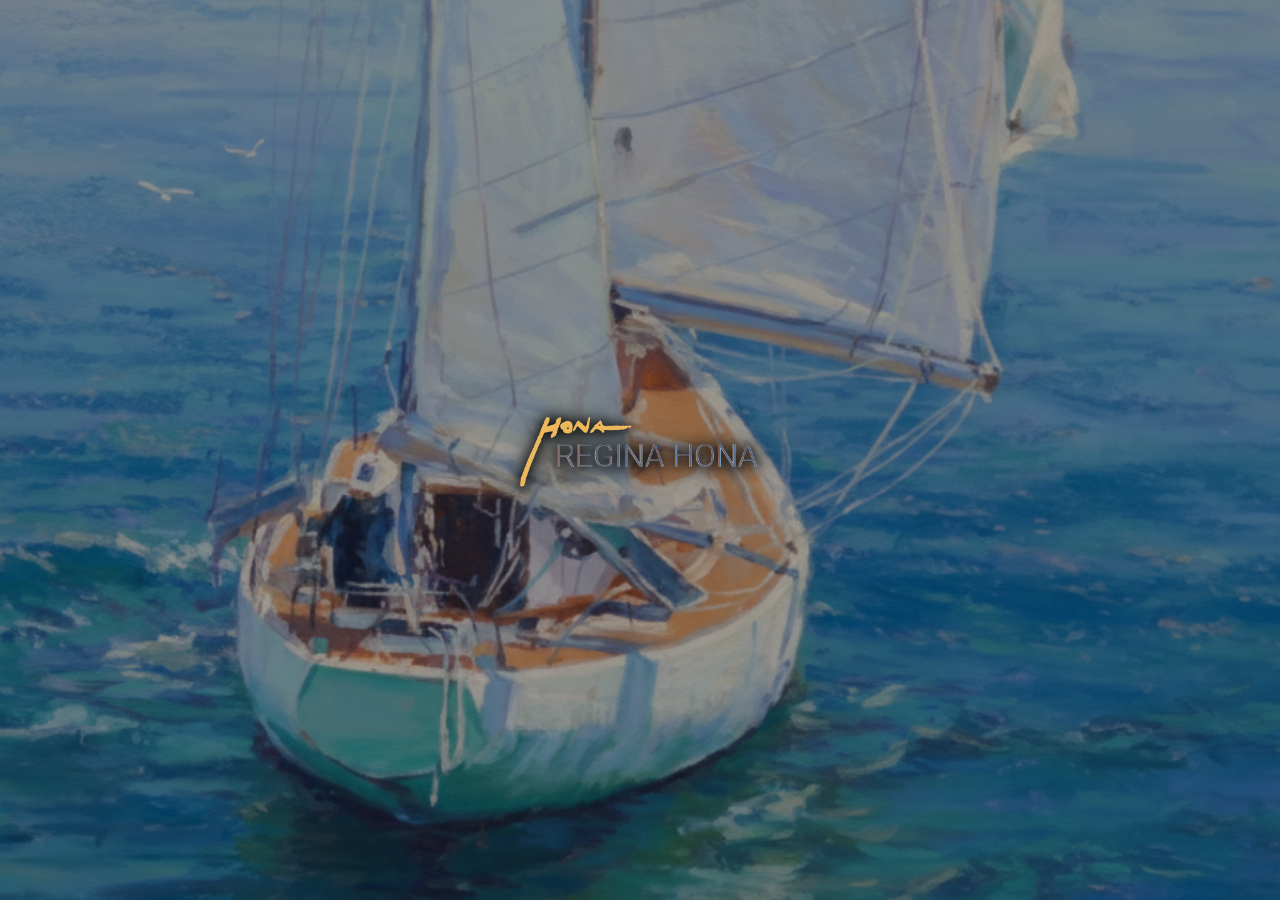
<file: index.html>
<!DOCTYPE html>
<html lang="en">
<head>
    <link rel="preconnect" href="https://fonts.googleapis.com">
    <link rel="preconnect" href="https://fonts.gstatic.com" crossorigin>
    <link href="https://fonts.googleapis.com/css2?family=Gothic+A1:wght@200;300;400;500;600&display=swap" rel="stylesheet">
    <meta charset="UTF-8">
    <meta name="viewport" content="width=device-width, initial-scale=1.0">
    <title>Regina Hona - Homepage</title>
    <link rel="stylesheet" href="style.css">
</head>

<body>
    <!-- INTRO ANIMATION BEFORE HOMEPAGE SCREEN -->
    <div class="introPage" id="intro_page">

        <img src="images/intro-pic.png" alt="intro animation image" class="introBgimage">

        <div class="introElements">
            <img src="images/logo.png" alt="regina hona's logo" class="introLogo">

            <p class="introText" id="intro_text">
                Let me help you bring the love of water into your life.
            </p>
        </div>
    </div>

     <!-- ACTUAL HOMEPAGE -->
    <section class="actualHomepage" id="actual_homepage">
        <header class="siteHeader">
            <button class="hamburgerMenubar" id="menu_bar" aria-label="Open menu">
                <img src="images/icons/open_menu.png" alt="open menu icon">
            </button>

            <a href="index.html#actual_homepage" class="logoToHome" aria-label="Going back to homepage">
                <img src="images/logo.png" alt="regina hona's logo" class="homepageLogo">
            </a>

            <a href="shoppingcart.html" class="shoppingcartLink" aria-label="Shopping cart">
                <img src="images/icons/shoppingcart.png" alt="shopping cart icon" class="shoppingcartIcon">
            </a>
        </header>

        <nav class="mobileNavi" id="mobile_navi">
            <button class="menubarClose" id="close_menu_bar" aria-label="Close menu">
                <img src="images/icons/close_menu.png" alt="close menu icon">
            </button>
            
            <ul class="menubarList">
                <li><a href="index.html#actual_homepage">Home</a></li>
                <li><a href="gallery.html">Gallery</a></li>
                <li><a href="shop.html">Shop</a></li>
                <li><a href="about.html">About</a></li>
            </ul>
        </nav>

        <main>
            <section class="herobanner">
                <h1>Let me help you bring the love of water into your life.</h1>

                <img src="images/intro-pic.png" alt="herobanner image" class="herobannerImage">
            </section>

            <section class="previewGallery" aria-labelledby="preview_gallery_text">
                <h2 id="preview_gallery_text">Explore</h2>

                <section class="galleryAnimation">
                    <article class="artworkCards">
                        <img src="images/gallery/people/people-14.png" alt="two children">
                    </article>

                    <article class="artworkCards">
                        <img src="images/gallery/water/water-13.png" alt="sunset boat">
                    </article>

                    <article class="artworkCards">
                        <img src="images/gallery/people/people-16.png" alt="couple looking down">
                    </article>

                    <article class="artworkCards">
                        <img src="images/gallery/archive/archive-8.png" alt="tram">
                    </article>

                    <article class="artworkCards">
                        <img src="images/gallery/archive/archive-20.png" alt="black&white building">
                    </article>

                    <article class="artworkCards">
                        <img src="images/gallery/archive/archive-11.png" alt="kid with cat">
                    </article>

                    <article class="artworkCards">
                        <img src="images/gallery/water/water-18.png" alt="green wave">
                    </article>

                    <article class="artworkCards">
                        <img src="images/gallery/archive/archive-14.png" alt="horse">
                    </article>

                    <article class="artworkCards">
                        <img src="images/gallery/water/water-4.png" alt="purple lake">
                    </article>

                    <article class="artworkCards">
                        <img src="images/gallery/people/people-14.png" alt="two children">
                    </article>

                    <article class="artworkCards">
                        <img src="images/gallery/water/water-13.png" alt="sunset boat">
                    </article>

                    <article class="artworkCards">
                        <img src="images/gallery/people/people-16.png" alt="couple looking down">
                    </article>

                    <article class="artworkCards">
                        <img src="images/gallery/archive/archive-8.png" alt="tram">
                    </article>

                    <article class="artworkCards">
                        <img src="images/gallery/archive/archive-20.png" alt="black&white building">
                    </article>

                    <article class="artworkCards">
                        <img src="images/gallery/archive/archive-11.png" alt="kid with cat">
                    </article>

                    <article class="artworkCards">
                        <img src="images/gallery/water/water-18.png" alt="green wave">
                    </article>

                    <article class="artworkCards">
                        <img src="images/gallery/archive/archive-14.png" alt="horse">
                    </article>

                    <article class="artworkCards">
                        <img src="images/gallery/water/water-4.png" alt="purple lake">
                    </article>
                </section>
                
                <a href="gallery.html" class="previewButton">Browse gallery</a>
            </section>

            <section class="previewShop">
                <section class="shopAnimation">
                    <article class="artworkCards">
                        <img src="images/productlist/cave explorers.png" alt="child in the forest">
                    </article>

                    <article class="artworkCards">
                        <img src="images/productlist/grandmother's gown.png" alt="woman in blue dress">
                    </article>

                    <article class="artworkCards">
                        <img src="images/productlist/Island Harbour, Greece.png" alt="boat on the right">
                    </article>

                    <article class="artworkCards">
                        <img src="images/productlist/melb.png" alt="melb">
                    </article>

                    <article class="artworkCards">
                        <img src="images/productlist/morning sunlight.png" alt="tree">
                    </article>

                    <article class="artworkCards">
                        <img src="images/productlist/oh what.png" alt="high wave with boat">
                    </article>

                    <article class="artworkCards">
                        <img src="images/productlist/old faithful.png" alt="boat in emerald ocean">
                    </article>

                    <article class="artworkCards">
                        <img src="images/productlist/Rowing in Hyde Park.png" alt="couple in a boat">
                    </article>

                    <article class="artworkCards">
                        <img src="images/productlist/venetian.png" alt="boat in the hollow lake">
                    </article>

                    <article class="artworkCards">
                        <img src="images/productlist/cave explorers.png" alt="child in the forest">
                    </article>

                    <article class="artworkCards">
                        <img src="images/productlist/grandmother's gown.png" alt="woman in blue dress">
                    </article>

                    <article class="artworkCards">
                        <img src="images/productlist/Island Harbour, Greece.png" alt="boat on the right">
                    </article>

                    <article class="artworkCards">
                        <img src="images/productlist/melb.png" alt="melb">
                    </article>

                    <article class="artworkCards">
                        <img src="images/productlist/morning sunlight.png" alt="tree">
                    </article>

                    <article class="artworkCards">
                        <img src="images/productlist/oh what.png" alt="high wave with boat">
                    </article>

                    <article class="artworkCards">
                        <img src="images/productlist/old faithful.png" alt="boat in emerald ocean">
                    </article>

                    <article class="artworkCards">
                        <img src="images/productlist/Rowing in Hyde Park.png" alt="couple in a boat">
                    </article>

                    <article class="artworkCards">
                        <img src="images/productlist/venetian.png" alt="boat in the hollow lake">
                    </article>
                </section>

                <a href="shop.html" class="previewButton">Browse shop</a>
            </section>
        </main>

        <footer class="footer">
            <section class="insiderlistText">
                <h2>Join my Insiders List</h2>
                <p>Get first access to new work, exhibitions and art related news.</p>
            </section>

            <section class="artistassociationPic">
                <img src="images/artist-association.png" alt="footer logo">
            </section>

            <nav class="socialmedias" aria-label="Social media links">
                <a href="https://www.facebook.com/ReginaHonaArtist/" aria-label="Facebook">
                    <img src="images/icons/facebook.png" alt="facebook icon">
                </a>

                <a href="https://www.instagram.com/reginahonaart/" aria-label="Instagram">
                    <img src="images/icons/instagram.png" alt="instagram icon">
                </a>

                <a href="mailto:reginahona@gmail.com" aria-label="Email">
                    <img src="images/icons/email.png" alt="email icon">
                </a>
            </nav>

            <section class="copyright">
                <p>© Copyright Regina Hona Fine Art 2011-2025</p>
                <p>Copyright Regina Hona Fine Art 2011-2025</p>

                <p>All rights reserved. Website Terms of Use</p>
                <p>Site by Abstract Ideas & Zoom Graphic Design</p>
            </section>
        </footer>
    </section>

    <script src="scripts.js"></script>
</body>
</html>
</file>
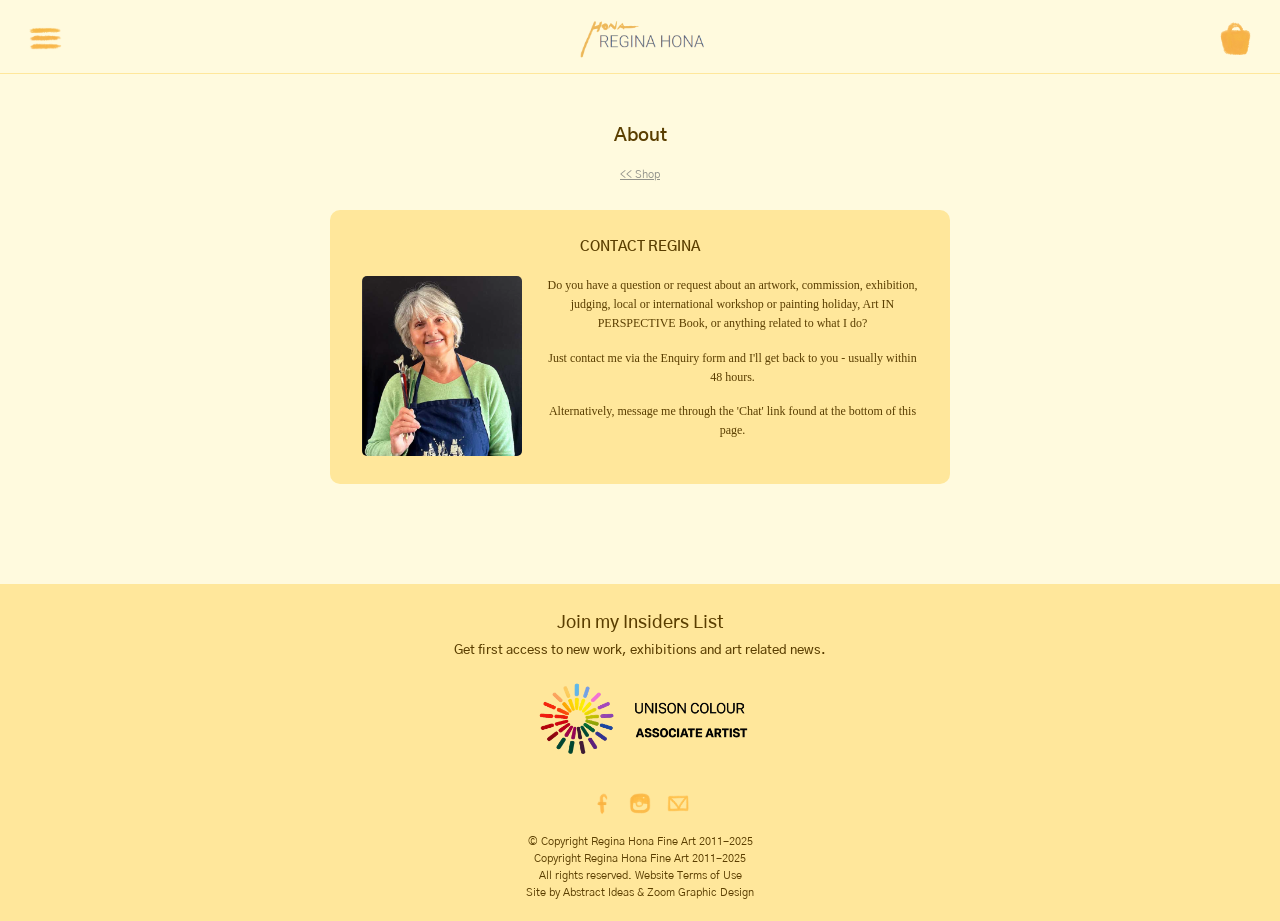
<file: about.html>
<!DOCTYPE html>
<html lang="en">
<head>
     <link rel="preconnect" href="https://fonts.googleapis.com">
    <link rel="preconnect" href="https://fonts.gstatic.com" crossorigin>
    <link href="https://fonts.googleapis.com/css2?family=Gothic+A1:wght@200;300;400;500;600&display=swap" rel="stylesheet">
    <meta name="viewport" content="width=device-width, initial-scale=1.0">
    <title>Regina Hona - Gallery_water</title>
    <link rel="stylesheet" href="style.css">
</head>

<body>
    <section class="actualHomepage" id="actual_homepage">
        <header class="siteHeader">
            <button class="hamburgerMenubar" id="menu_bar" aria-label="Open menu">
                <img src="images/icons/open_menu.png" alt="open menu icon">
            </button>

            <a href="index.html#actual_homepage" class="logoToHome" aria-label="Going back to homepage">
                <img src="images/logo.png" alt="regina hona's logo" class="homepageLogo">
            </a>

            <a href="shoppingcart.html" class="shoppingcartLink" aria-label="Shopping cart">
                <img src="images/icons/shoppingcart.png" alt="shopping cart icon" class="shoppingcartIcon">
            </a>
        </header>

        <nav class="mobileNavi" id="mobile_navi">
            <button class="menubarClose" id="close_menu_bar" aria-label="Close menu">
                <img src="images/icons/close_menu.png" alt="close menu icon">
            </button>
            
            <ul class="menubarList">
                <li><a href="index.html#actual_homepage">Home</a></li>
                <li><a href="gallery.html">Gallery</a></li>
                <li><a href="shop.html">Shop</a></li>
                <li><a href="about.html">About</a></li>
            </ul>
        </nav>

        <main>
            <section class="about">
                <h1 class="aboutHeading">About</h1>
                <a href="shop.html" class="aboutShop">&lt;&lt; Shop</a>

                <div class="contactBox">
                    <h2 class="contactHeading">CONTACT REGINA</h2>

                    <div class="contactLayout">
                        <img src="images/about.png" alt="contact Regina Hona" class="contactImg">

                        <div class="contactText">
                            <p>Do you have a question or request about an artwork, commission, exhibition, judging, local or international workshop or painting holiday, Art IN PERSPECTIVE Book, or anything related to what I do?</p>
                            <p>Just contact me via the Enquiry form and I'll get back to you - usually within 48 hours.</p>
                            <p>Alternatively, message me through the 'Chat' link found at the bottom of this page.</p>
                        </div>
                    </div>
                </div>
            </section>
        </main>

        <footer class="footer">
            <section class="insiderlistText">
                <h2>Join my Insiders List</h2>
                <p>Get first access to new work, exhibitions and art related news.</p>
            </section>

            <section class="artistassociationPic">
                <img src="images/artist-association.png" alt="footer logo">
            </section>

            <nav class="socialmedias" aria-label="Social media links">
                <a href="https://www.facebook.com/ReginaHonaArtist/" aria-label="Facebook">
                    <img src="images/icons/facebook.png" alt="facebook icon">
                </a>

                <a href="https://www.instagram.com/reginahonaart/" aria-label="Instagram">
                    <img src="images/icons/instagram.png" alt="instagram icon">
                </a>

                <a href="mailto:reginahona@gmail.com" aria-label="Email">
                    <img src="images/icons/email.png" alt="email icon">
                </a>
            </nav>

            <section class="copyright">
                <p>© Copyright Regina Hona Fine Art 2011-2025</p>
                <p>Copyright Regina Hona Fine Art 2011-2025</p>

                <p>All rights reserved. Website Terms of Use</p>
                <p>Site by Abstract Ideas & Zoom Graphic Design</p>
            </section>
        </footer>
    </section>

    <script src="scripts.js"></script>
</body>
</html>
</file>
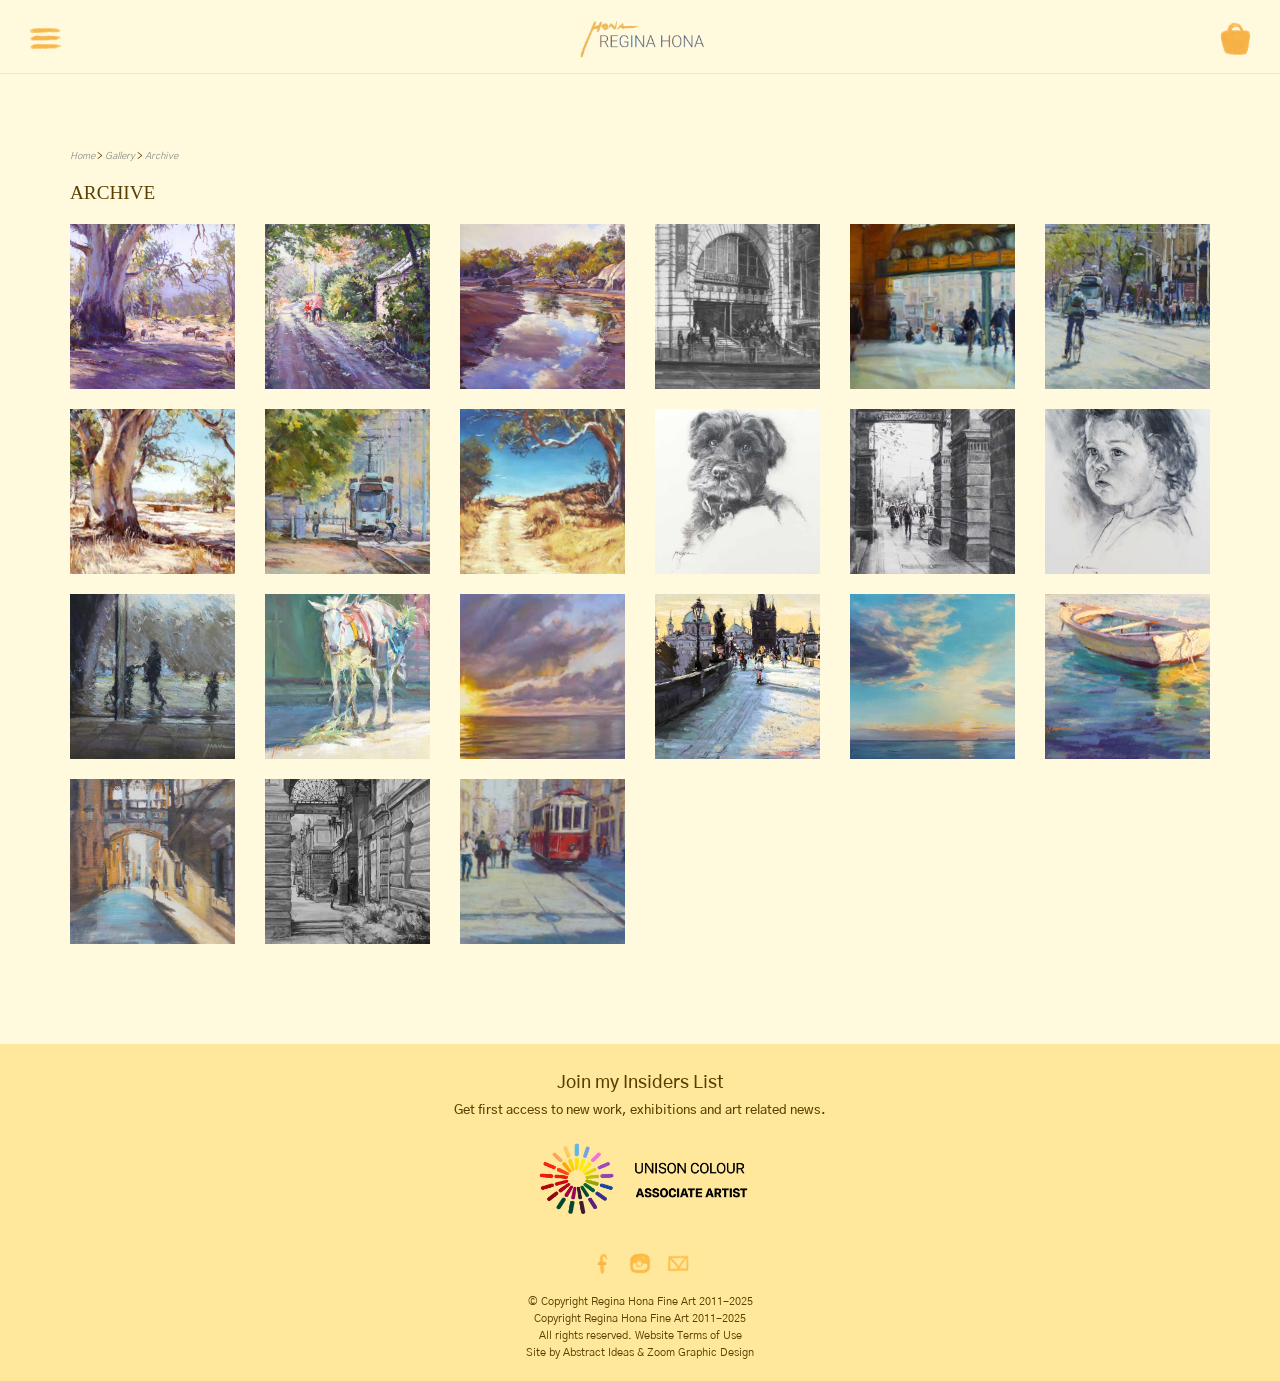
<file: archive.html>
<!DOCTYPE html>
<html lang="en">
<head>
     <link rel="preconnect" href="https://fonts.googleapis.com">
    <link rel="preconnect" href="https://fonts.gstatic.com" crossorigin>
    <link href="https://fonts.googleapis.com/css2?family=Gothic+A1:wght@600&display=swap" rel="stylesheet">
    <meta name="viewport" content="width=device-width, initial-scale=1.0">
    <title>Regina Hona - Gallery_archive</title>
    <link rel="stylesheet" href="style.css">
</head>

<body>
    <section class="actualHomepage" id="actual_homepage">
        <header class="siteHeader">
            <button class="hamburgerMenubar" id="menu_bar" aria-label="Open menu">
                <img src="images/icons/open_menu.png" alt="open menu icon">
            </button>

            <a href="index.html#actual_homepage" class="logoToHome" aria-label="Going back to homepage">
                <img src="images/logo.png" alt="regina hona's logo" class="homepageLogo">
            </a>

            <a href="shoppingcart.html" class="shoppingcartLink" aria-label="Shopping cart">
                <img src="images/icons/shoppingcart.png" alt="shopping cart icon" class="shoppingcartIcon">
            </a>
        </header>

        <nav class="mobileNavi" id="mobile_navi">
            <button class="menubarClose" id="close_menu_bar" aria-label="Close menu">
                <img src="images/icons/close_menu.png" alt="close menu icon">
            </button>
            
            <ul class="menubarList">
                <li><a href="index.html#actual_homepage">Home</a></li>
                <li><a href="gallery.html">Gallery</a></li>
                <li><a href="shop.html">Shop</a></li>
                <li><a href="about.html">About</a></li>
            </ul>
        </nav>

        <main>
            <section class="categoryPage">
                <p class="breadcrumbNavi">
                    <a href="index.html#actual_homepage"><i>Home</i></a>
                    <span>&gt;</span>
                    <a href="gallery.html"><i>Gallery</i></a>
                    <span>&gt;</span>
                    <a href="archive.html"><i>Archive</i></a>
                </p>

                <h1>ARCHIVE</h1>

                <section class="categoryGrid">
                    <a class="categoryArtworks">
                        <img src="images/gallery/archive/archive-1.png" alt="Into the Light">
                        <span>Into the Light</span>
                    </a>

                    <a class="categoryArtworks">
                        <img src="images/gallery/archive/archive-2.png" alt="Down Memory Lane">
                        <span>Down Memory Lane</span>
                    </a>

                    <a class="categoryArtworks">
                        <img src="images/gallery/archive/archive-3.png" alt="The Heavens Above">
                        <span>The Heavens Above</span>
                    </a>

                    <a class="categoryArtworks">
                        <img src="images/gallery/archive/archive-4.png" alt="The Meeting Place, Flinders Street Station">
                        <span>The Meeting Place, Flinders Street Station</span>
                    </a>

                    <a class="categoryArtworks">
                        <img src="images/gallery/archive/archive-5.png" alt="Flinders Street Station">
                        <span>Flinders Street Station</span>
                    </a>

                    <a class="categoryArtworks">
                        <img src="images/gallery/archive/archive-6.png" alt="Swanston Street">
                        <span>Swanston Street</span>
                    </a>

                    <a class="categoryArtworks">
                        <img src="images/gallery/archive/archive-7.png" alt="Flinders Ranges">
                        <span>Flinders Ranges</span>
                    </a>

                    <a class="categoryArtworks">
                        <img src="images/gallery/archive/archive-8.png" alt="Autumn Shades of Melbourne">
                        <span>Autumn Shades of Melbourne</span>
                    </a>

                    <a class="categoryArtworks">
                        <img src="images/gallery/archive/archive-9.png" alt="Arkaba Track, Flinders Ranges">
                        <span>Arkaba Track, Flinders Ranges</span>
                    </a>

                    <a class="categoryArtworks">
                        <img src="images/gallery/archive/archive-10.png" alt="Tyson">
                        <span>Tyson</span>
                    </a>

                    <a class="categoryArtworks">
                        <img src="images/gallery/archive/archive-11.png" alt="Melbourne Town Hall I">
                        <span>Melbourne Town Hall I</span>
                    </a>

                    <a class="categoryArtworks">
                        <img src="images/gallery/archive/archive-12.png" alt="Melanie">
                        <span>Melanie</span>
                    </a>

                    <a class="categoryArtworks">
                        <img src="images/gallery/archive/archive-13.png" alt="Water Wall - NGV">
                        <span>Water Wall - NGV</span>
                    </a>

                    <a class="categoryArtworks">
                        <img src="images/gallery/archive/archive-14.png" alt="BYO Moroccan Style">
                        <span>BYO Moroccan Style</span>
                    </a>

                    <a class="categoryArtworks">
                        <img src="images/gallery/archive/archive-15.png" alt="Sunset">
                        <span>Sunset</span>
                    </a>

                    <a class="categoryArtworks">
                        <img src="images/gallery/archive/archive-16.png" alt="Charles Bridge - Prague">
                        <span>Charles Bridge - Prague</span>
                    </a>

                    <a class="categoryArtworks">
                        <img src="images/gallery/archive/archive-17.png" alt="Fanfare">
                        <span>Fanfare</span>
                    </a>

                    <a class="categoryArtworks">
                        <img src="images/gallery/archive/archive-18.png" alt="Boat demo">
                        <span>Boat demo</span>
                    </a>

                    <a class="categoryArtworks">
                        <img src="images/gallery/archive/archive-19.png" alt="Morning Light - Barcelona">
                        <span>Morning Light - Barcelona</span>
                    </a>

                    <a class="categoryArtworks">
                        <img src="images/gallery/archive/archive-20.png" alt="The Visitor">
                        <span>The Visitor</span>
                    </a>

                    <a class="categoryArtworks">
                        <img src="images/gallery/archive/archive-21.png" alt="The Red Tram - Istanbul">
                        <span>The Red Tram - Istanbul</span>
                    </a>
                </section>
            </section>
        </main>

        <footer class="footer">
            <section class="insiderlistText">
                <h2>Join my Insiders List</h2>
                <p>Get first access to new work, exhibitions and art related news.</p>
            </section>

            <section class="artistassociationPic">
                <img src="images/artist-association.png" alt="footer logo">
            </section>

            <nav class="socialmedias" aria-label="Social media links">
                <a href="https://www.facebook.com/ReginaHonaArtist/" aria-label="Facebook">
                    <img src="images/icons/facebook.png" alt="facebook icon">
                </a>

                <a href="https://www.instagram.com/reginahonaart/" aria-label="Instagram">
                    <img src="images/icons/instagram.png" alt="instagram icon">
                </a>

                <a href="mailto:reginahona@gmail.com" aria-label="Email">
                    <img src="images/icons/email.png" alt="email icon">
                </a>
            </nav>

            <section class="copyright">
                <p>© Copyright Regina Hona Fine Art 2011-2025</p>
                <p>Copyright Regina Hona Fine Art 2011-2025</p>

                <p>All rights reserved. Website Terms of Use</p>
                <p>Site by Abstract Ideas & Zoom Graphic Design</p>
            </section>
        </footer>
    </section>

    <script src="scripts.js"></script>
</body>
</html>
</file>
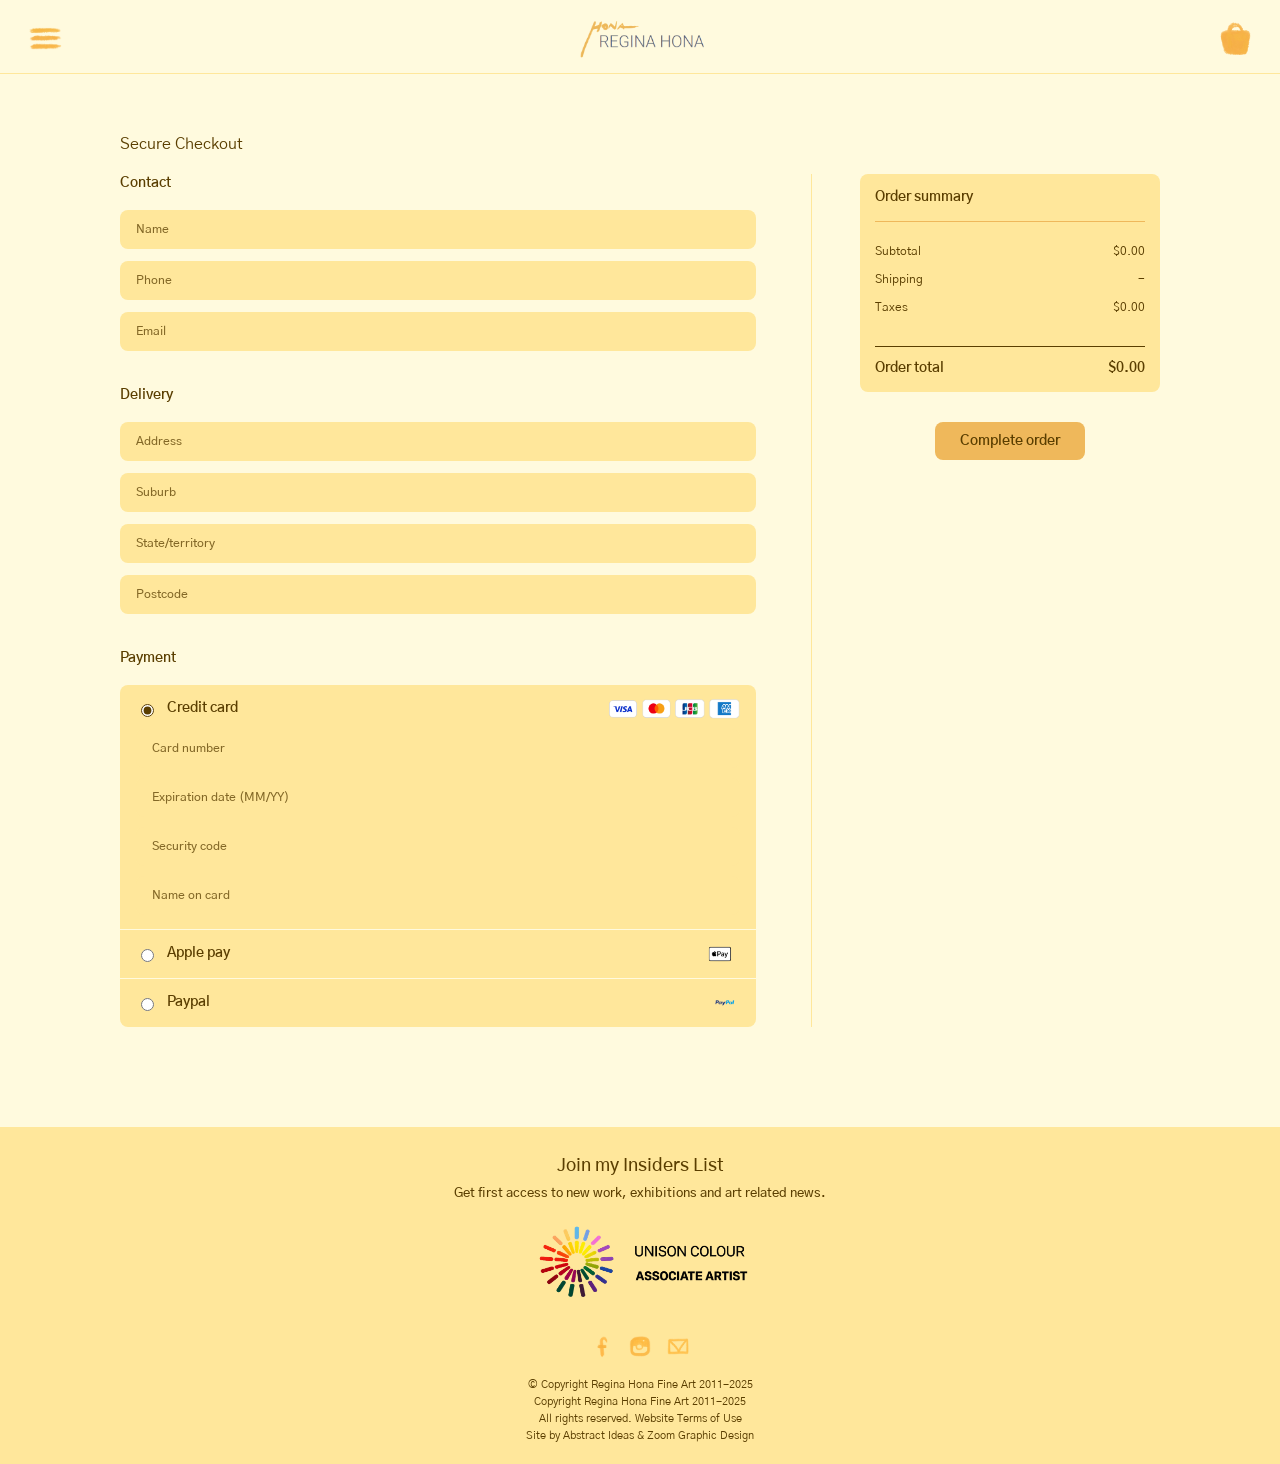
<file: checkout.html>
<!DOCTYPE html>
<html lang="en">
<head>
     <link rel="preconnect" href="https://fonts.googleapis.com">
    <link rel="preconnect" href="https://fonts.gstatic.com" crossorigin>
    <link href="https://fonts.googleapis.com/css2?family=Gothic+A1:wght@200;300;400;500;600&display=swap" rel="stylesheet">
    <meta name="viewport" content="width=device-width, initial-scale=1.0">
    <title>Regina Hona - Gallery_water</title>
    <link rel="stylesheet" href="style.css">
</head>

<body>
    <section class="actualHomepage" id="actual_homepage">
        <header class="siteHeader">
            <button class="hamburgerMenubar" id="menu_bar" aria-label="Open menu">
                <img src="images/icons/open_menu.png" alt="open menu icon">
            </button>

            <a href="index.html#actual_homepage" class="logoToHome" aria-label="Going back to homepage">
                <img src="images/logo.png" alt="regina hona's logo" class="homepageLogo">
            </a>

            <a href="shoppingcart.html" class="shoppingcartLink" aria-label="Shopping cart">
                <img src="images/icons/shoppingcart.png" alt="shopping cart icon" class="shoppingcartIcon">
            </a>
        </header>

        <nav class="mobileNavi" id="mobile_navi">
            <button class="menubarClose" id="close_menu_bar" aria-label="Close menu">
                <img src="images/icons/close_menu.png" alt="close menu icon">
            </button>
            
            <ul class="menubarList">
                <li><a href="index.html#actual_homepage">Home</a></li>
                <li><a href="gallery.html">Gallery</a></li>
                <li><a href="shop.html">Shop</a></li>
                <li><a href="about.html">About</a></li>
            </ul>
        </nav>

        <main>
            <section class="checkout" id="check_out">
                <h1 class="checkoutHeading">Secure Checkout</h1>

                <div class="checkoutLayout">
                    <div class="checkoutFillin">
                        <div class="checkoutDetail">
                            <h2 class="checkoutDetailHeading">Contact</h2>
                            <input type="text" class="checkoutInput" id="checkout_name" placeholder="Name">
                            <input type="tel" class="checkoutInput" id="checkout_phone" placeholder="Phone">
                            <input type="email" class="checkoutInput" id="checkout_email" placeholder="Email">
                        </div>

                        <div class="checkoutDetail">
                            <h2 class="checkoutDetailHeading">Delivery</h2>
                            <input type="text" class="checkoutInput" id="checkout_address" placeholder="Address">
                            <input type="text" class="checkoutInput" id="checkout_suburb" placeholder="Suburb">
                            <input type="text" class="checkoutInput" id="checkout_state" placeholder="State/territory">
                            <input type="text" class="checkoutInput" id="checkout_postcode" placeholder="Postcode">
                        </div>

                        <div class="checkoutDetail">
                            <h2 class="checkoutDetailHeading">Payment</h2>

                            <div class="paymentOptions">
                                <label class="paymentOption">
                                    <div class="paymentOptionFirst">
                                        <div class="paymentRadio">
                                            <input type="radio" name="payment" value="credit" id="creditcard" checked>
                                            <span>Credit card</span>
                                        </div>
                                        <div class="creditcardImg">
                                            <img src="images/cards/visa.png" alt="visa logo">
                                            <img src="images/cards/mastercard.png" alt="mastercard logo">
                                            <img src="images/cards/jcb.png" alt="jcb logo">
                                            <img src="images/cards/amex.png" alt="amex logo">
                                        </div>
                                    </div>
                                    <div class="creditcardInput" id="creditcard_input">
                                        <input type="text" class="checkoutInput" placeholder="Card number">
                                        <input type="text" class="checkoutInput" placeholder="Expiration date (MM/YY)">
                                        <input type="text" class="checkoutInput" placeholder="Security code">
                                        <input type="text" class="checkoutInput" placeholder="Name on card">
                                    </div>
                                </label>

                                <label class="paymentOption">
                                    <div class="paymentOptionFirst">
                                        <div class="paymentRadio">
                                            <input type="radio" name="payment" value="applepay" id="apple_pay">
                                            <span>Apple pay</span>
                                        </div>
                                        <img src="images/cards/applepay.png" alt="apple pay logo" class="paymentLogo">
                                    </div>
                                </label>

                                <label class="paymentOption">
                                    <div class="paymentOptionFirst">
                                        <div class="paymentRadio">
                                            <input type="radio" name="payment" value="paypal" id="pay_pal">
                                            <span>Paypal</span>
                                        </div>
                                        <img src="images/cards/paypal.png" alt="paypal logo" class="paymentLogo">
                                    </div>
                                </label>
                            </div>
                        </div>
                        <button class="completeOrderButton mobileButton" id="complete_order_button">Complete order</button>
                    </div>

                    <div class="checkoutSummary">
                        <div class="orderSummaryBox">
                            <h2 class="orderSummaryHeading">Order summary</h2>
                            <div id="order_summary_items"></div>

                            <div class="orderSummaryTotals">
                                <div class="orderSummaryInfo">
                                    <span>Subtotal</span>
                                    <span id="order_subtotal">$0.00</span>
                                </div>
                                <div class="orderSummaryInfo">
                                    <span>Shipping</span>
                                    <span id="order_shipping">-</span>
                                </div>
                                <div class="orderSummaryInfo">
                                    <span>Taxes</span>
                                    <span id="order_taxes">$0.00</span>
                                </div>
                            </div>

                            <div class="orderTotal">
                                <span>Order total</span>
                                <span id="order_total">$0.00</span>
                            </div>
                        </div>
                        <button class="completeOrderButton desktopButton" id="complete_order_button_desktop">Complete order</button>
                    </div>
                    
                </div>
            </section>

            <section class="paymentSuccess" id="payment_success" hidden>
                <h1 class="paymentSuccessHeading">Payment successful!</h1>
                <a href="shop.html" class="shopMore">&lt;&lt; Shop more</a>

                <div class="orderSummaryBox paymentSuccessSummaryBox">
                    <h2 class="orderSummaryHeading">Order summary</h2>
                    <div id="ordersuccess_summary_items"></div>

                    <div class="orderSummaryTotal">
                        <div class="orderSummaryInfo">
                            <span>Subtotal</span>
                            <span id="ordersuccess_subtotal">$0.00</span>
                        </div>
                        <div class="orderSummaryInfo">
                            <span>Shipping</span>
                            <span id="ordersuccess_shipping">-</span>
                        </div>
                        <div class="orderSummaryInfo">
                            <span>Taxes</span>
                            <span id="ordersuccess_taxes">$0.00</span>
                        </div>
                    </div>

                    <div class="orderTotal">
                        <span>Order total</span>
                        <span id="ordersuccess_total">$0.00</span>
                    </div>
                </div>
            </section>
        </main>

        <footer class="footer">
            <section class="insiderlistText">
                <h2>Join my Insiders List</h2>
                <p>Get first access to new work, exhibitions and art related news.</p>
            </section>

            <section class="artistassociationPic">
                <img src="images/artist-association.png" alt="footer logo">
            </section>

            <nav class="socialmedias" aria-label="Social media links">
                <a href="https://www.facebook.com/ReginaHonaArtist/" aria-label="Facebook">
                    <img src="images/icons/facebook.png" alt="facebook icon">
                </a>

                <a href="https://www.instagram.com/reginahonaart/" aria-label="Instagram">
                    <img src="images/icons/instagram.png" alt="instagram icon">
                </a>

                <a href="mailto:reginahona@gmail.com" aria-label="Email">
                    <img src="images/icons/email.png" alt="email icon">
                </a>
            </nav>

            <section class="copyright">
                <p>© Copyright Regina Hona Fine Art 2011-2025</p>
                <p>Copyright Regina Hona Fine Art 2011-2025</p>

                <p>All rights reserved. Website Terms of Use</p>
                <p>Site by Abstract Ideas & Zoom Graphic Design</p>
            </section>
        </footer>
    </section>

    <script src="scripts.js"></script>
</body>
</html>
</file>
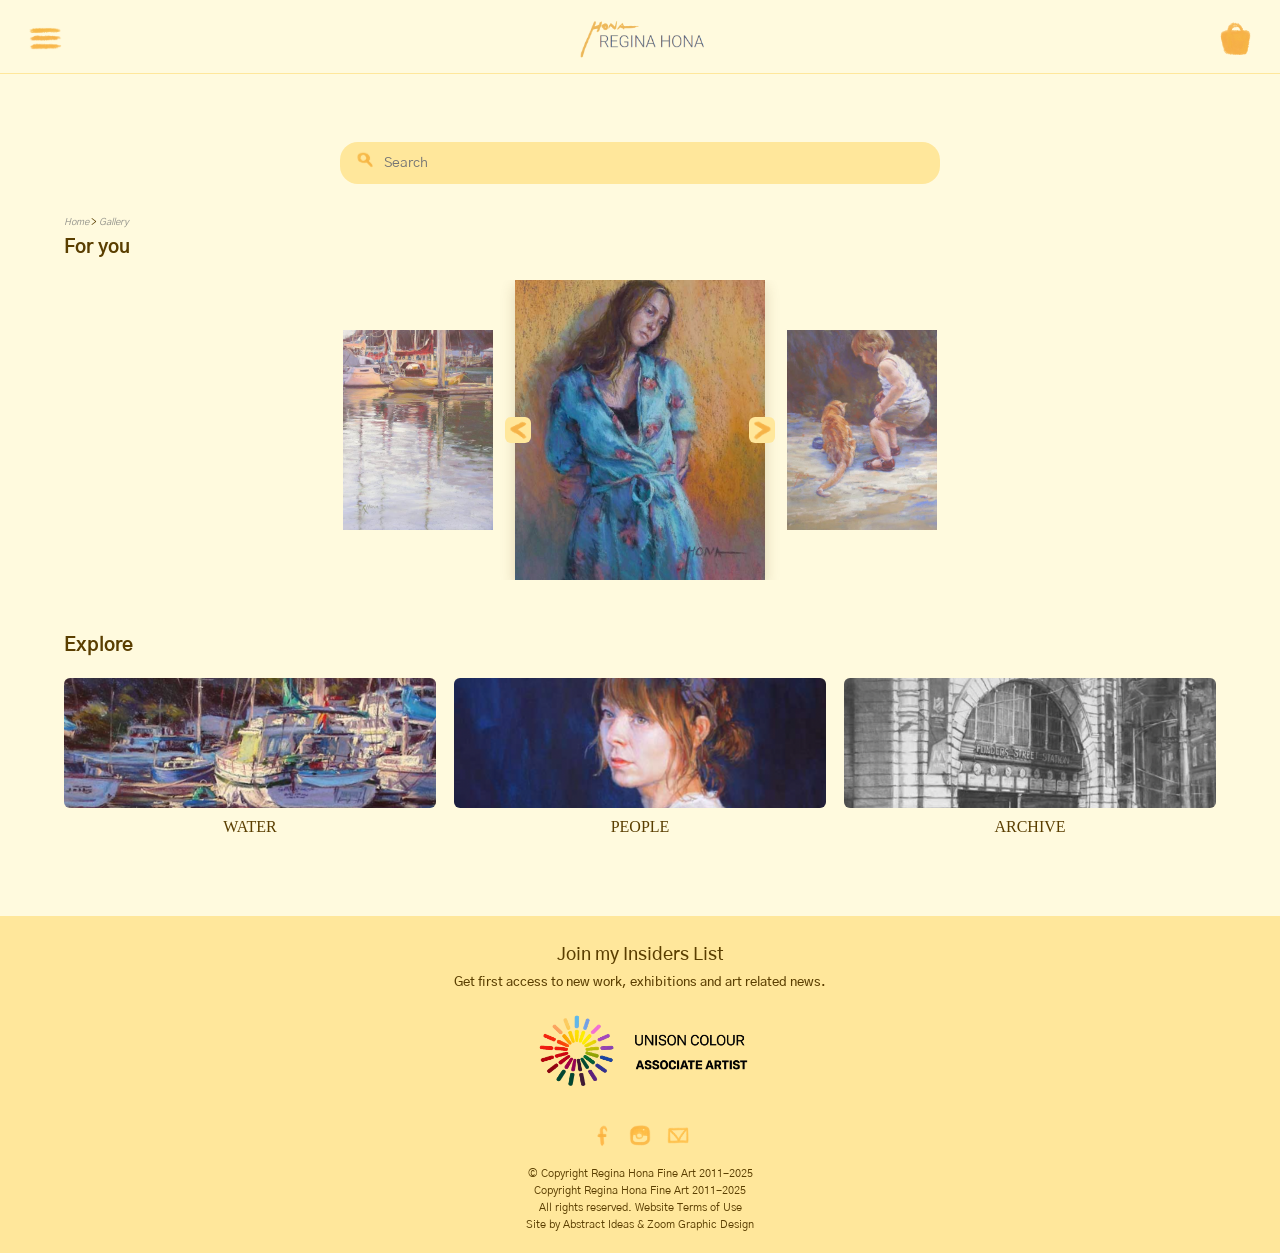
<file: gallery.html>
<!DOCTYPE html>
<html lang="en">
<head>
     <link rel="preconnect" href="https://fonts.googleapis.com">
    <link rel="preconnect" href="https://fonts.gstatic.com" crossorigin>
    <link href="https://fonts.googleapis.com/css2?family=Gothic+A1:wght@200;300;400;500;600&display=swap" rel="stylesheet">
    <meta name="viewport" content="width=device-width, initial-scale=1.0">
    <title>Regina Hona - Gallery</title>
    <link rel="stylesheet" href="style.css">
</head>

<body>
    <section class="actualHomepage" id="actual_homepage">
        <header class="siteHeader">
            <button class="hamburgerMenubar" id="menu_bar" aria-label="Open menu">
                <img src="images/icons/open_menu.png" alt="open menu icon">
            </button>

            <a href="index.html#actual_homepage" class="logoToHome" aria-label="Going back to homepage">
                <img src="images/logo.png" alt="regina hona's logo" class="homepageLogo">
            </a>

            <a href="shoppingcart.html" class="shoppingcartLink" aria-label="Shopping cart">
                <img src="images/icons/shoppingcart.png" alt="shopping cart icon" class="shoppingcartIcon">
            </a>
        </header>

        <nav class="mobileNavi" id="mobile_navi">
            <button class="menubarClose" id="close_menu_bar" aria-label="Close menu">
                <img src="images/icons/close_menu.png" alt="close menu icon">
            </button>
            
            <ul class="menubarList">
                <li><a href="index.html#actual_homepage">Home</a></li>
                <li><a href="gallery.html">Gallery</a></li>
                <li><a href="shop.html">Shop</a></li>
                <li><a href="about.html">About</a></li>
            </ul>
        </nav>

        <main>
            <section class="gallery">
                <form class="searchGallery" id="search_function" action="result_gallery.html" method="get">
                    <button type="submit" class="searchbarButton" aria-label="Search">
                        <img src="images/icons/search.png" alt="search bar icon">
                    </button>
                    <input type="text" id="search_input" name="search" placeholder="Search">
                </form>

                <p class="breadcrumbNavi">
                    <a href="index.html#actual_homepage"><i>Home</i></a>
                    <span>&gt;</span>
                    <a href="gallery.html"><i>Gallery</i></a>
                </p>

                <section class="ForYou">
                    <h1>For you</h1>

                    <div class="foryouSlider">
                        <img src="images/gallery/water/water-13.png" alt="left artwork" class="sliderArtwork" id="left_artwork">

                        <button id="going_left" class="foryouLeftButton" aria-label="Going left">
                            <img src="images/icons/left.png" alt="going left icon">
                        </button>

                        <img src="images/gallery/people/people-10.png" alt="middle artwork" class="mainArtwork" id="slider_artwork">

                        <button id="going_right" class="foryouRightButton" aria-label="Going right">
                            <img src="images/icons/right.png" alt="going right icon">
                        </button>
                        
                        <img src="images/gallery/people/people-11.png" alt="right artwork" class="sliderArtwork" id="right_artwork">
                    </div>
                </section>

                <section class="galleryCategory">
                    <h2>Explore</h2>

                    <div class="categorySection">
                        <a href="water.html" class="categoryCover">
                            <img src="images/gallery/water/water-15.png" alt="water gallery cover">
                            <span>WATER</span>
                        </a>

                        <a href="people.html" class="categoryCover">
                            <img src="images/gallery/people/people-8.png" alt="people gallery cover">
                            <span>PEOPLE</span>
                        </a>

                        <a href="archive.html" class="categoryCover">
                            <img src="images/gallery/archive/archive-4.png" alt="archive gallery cover">
                            <span>ARCHIVE</span>
                        </a>
                    </div>
                </section>

            </section>
        </main>
        
        <footer class="footer">
            <section class="insiderlistText">
                <h2>Join my Insiders List</h2>
                <p>Get first access to new work, exhibitions and art related news.</p>
            </section>

            <section class="artistassociationPic">
                <img src="images/artist-association.png" alt="footer logo">
            </section>

            <nav class="socialmedias" aria-label="Social media links">
                <a href="https://www.facebook.com/ReginaHonaArtist/" aria-label="Facebook">
                    <img src="images/icons/facebook.png" alt="facebook icon">
                </a>

                <a href="https://www.instagram.com/reginahonaart/" aria-label="Instagram">
                    <img src="images/icons/instagram.png" alt="instagram icon">
                </a>

                <a href="mailto:reginahona@gmail.com" aria-label="Email">
                    <img src="images/icons/email.png" alt="email icon">
                </a>
            </nav>

            <section class="copyright">
                <p>© Copyright Regina Hona Fine Art 2011-2025</p>
                <p>Copyright Regina Hona Fine Art 2011-2025</p>

                <p>All rights reserved. Website Terms of Use</p>
                <p>Site by Abstract Ideas & Zoom Graphic Design</p>
            </section>
        </footer>
    </section>

    <script src="scripts.js"></script>
</body>
</html>
</file>
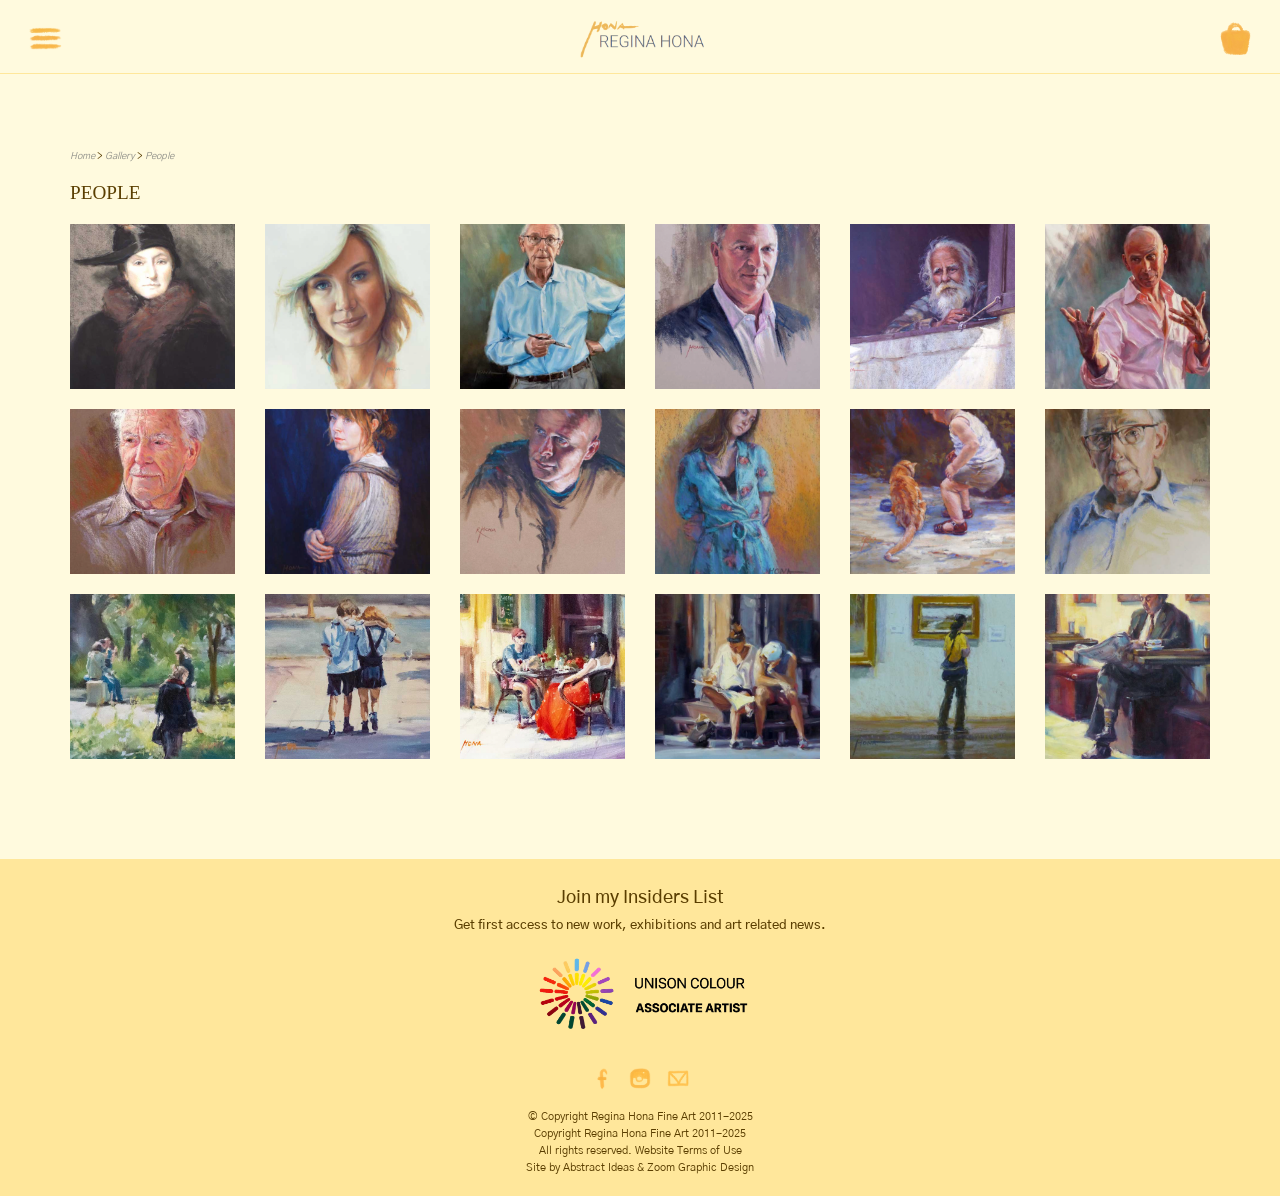
<file: people.html>
<!DOCTYPE html>
<html lang="en">
<head>
     <link rel="preconnect" href="https://fonts.googleapis.com">
    <link rel="preconnect" href="https://fonts.gstatic.com" crossorigin>
    <link href="https://fonts.googleapis.com/css2?family=Gothic+A1:wght@600&display=swap" rel="stylesheet">
    <meta name="viewport" content="width=device-width, initial-scale=1.0">
    <title>Regina Hona - Gallery_people</title>
    <link rel="stylesheet" href="style.css">
</head>

<body>
    <section class="actualHomepage" id="actual_homepage">
        <header class="siteHeader">
            <button class="hamburgerMenubar" id="menu_bar" aria-label="Open menu">
                <img src="images/icons/open_menu.png" alt="open menu icon">
            </button>

            <a href="index.html#actual_homepage" class="logoToHome" aria-label="Going back to homepage">
                <img src="images/logo.png" alt="regina hona's logo" class="homepageLogo">
            </a>

            <a href="shoppingcart.html" class="shoppingcartLink" aria-label="Shopping cart">
                <img src="images/icons/shoppingcart.png" alt="shopping cart icon" class="shoppingcartIcon">
            </a>
        </header>

        <nav class="mobileNavi" id="mobile_navi">
            <button class="menubarClose" id="close_menu_bar" aria-label="Close menu">
                <img src="images/icons/close_menu.png" alt="close menu icon">
            </button>
            
            <ul class="menubarList">
                <li><a href="index.html#actual_homepage">Home</a></li>
                <li><a href="gallery.html">Gallery</a></li>
                <li><a href="shop.html">Shop</a></li>
                <li><a href="about.html">About</a></li>
            </ul>
        </nav>

        <main>
            <section class="categoryPage">
                <p class="breadcrumbNavi">
                    <a href="index.html#actual_homepage"><i>Home</i></a>
                    <span>&gt;</span>
                    <a href="gallery.html"><i>Gallery</i></a>
                    <span>&gt;</span>
                    <a href="people.html"><i>People</i></a>
                </p>

                <h1>PEOPLE</h1>

                <section class="categoryGrid">
                    <a class="categoryArtworks">
                        <img src="images/gallery/people/people-1.png" alt="Serenity (Dame Nellie Melba)g">
                        <span>RSerenity (Dame Nellie Melba)</span>
                    </a>

                    <a class="categoryArtworks">
                        <img src="images/gallery/people/people-2.png" alt="Angel in the Room (Delta)">
                        <span>Angel in the Room (Delta)</span>
                    </a>

                    <a class="categoryArtworks">
                        <img src="images/gallery/people/people-3.png" alt="Master & Mentor - Robert A Wade">
                        <span>Master &amp; Mentor - Robert A Wade</span>
                    </a>

                    <a class="categoryArtworks">
                        <img src="images/gallery/people/people-4.png" alt="Ted">
                        <span>Ted</span>
                    </a>

                    <a class="categoryArtworks">
                        <img src="images/gallery/people/people-5.png" alt="Window To The World">
                        <span>Window To The World</span>
                    </a>

                    <a class="categoryArtworks">
                        <img src="images/gallery/people/people-6.png" alt="The Milliner’s Magic (Neil Grigg)">
                        <span>The Milliner&apos;s Magic (Neil Grigg)</span>
                    </a>

                    <a class="categoryArtworks">
                        <img src="images/gallery/people/people-7.png" alt="Charles">
                        <span>Charles</span>
                    </a>

                    <a class="categoryArtworks">
                        <img src="images/gallery/people/people-8.png" alt="In Repose">
                        <span>In Repose</span>
                    </a>

                    <a class="categoryArtworks">
                        <img src="images/gallery/people/people-9.png" alt="Through These Eyes">
                        <span>Through These Eyes</span>
                    </a>

                    <a class="categoryArtworks">
                        <img src="images/gallery/people/people-10.png" alt="Grandmother's Gown">
                        <span>Grandmother&apos;s Gowne</span>
                    </a>

                    <a class="categoryArtworks">
                        <img src="images/gallery/people/people-11.png" alt="More?">
                        <span>More?</span>
                    </a>

                    <a class="categoryArtworks">
                        <img src="images/gallery/people/people-12.png" alt="In The Park">
                        <span>In The Park</span>
                    </a>

                    <a class="categoryArtworks">
                        <img src="images/gallery/people/people-13.png" alt="Maste r & Mentor I">
                        <span>Maste r &amp; Mentor I</span>
                    </a>

                    <a class="categoryArtworks">
                        <img src="images/gallery/people/people-14.png" alt="Sibling Love">
                        <span>Sibling Love</span>
                    </a>

                    <a class="categoryArtworks">
                        <img src="images/gallery/people/people-15.png" alt="One Fine Day">
                        <span>One Fine Day</span>
                    </a>

                    <a class="categoryArtworks">
                        <img src="images/gallery/people/people-16.png" alt="Time Out - Brunswick">
                        <span>Time Out - Brunswick</span>
                    </a>

                    <a class="categoryArtworks">
                        <img src="images/gallery/people/people-17.png" alt="Gallery Visit NGV">
                        <span>Gallery Visit NGV</span>
                    </a>

                    <a class="categoryArtworks">
                        <img src="images/gallery/people/people-18.png" alt="Daily Pastime - Degraves St">
                        <span>Daily Pastime - Degraves St</span>
                    </a>
                </section>
            </section>
        </main>

        <footer class="footer">
            <section class="insiderlistText">
                <h2>Join my Insiders List</h2>
                <p>Get first access to new work, exhibitions and art related news.</p>
            </section>

            <section class="artistassociationPic">
                <img src="images/artist-association.png" alt="footer logo">
            </section>

            <nav class="socialmedias" aria-label="Social media links">
                <a href="https://www.facebook.com/ReginaHonaArtist/" aria-label="Facebook">
                    <img src="images/icons/facebook.png" alt="facebook icon">
                </a>

                <a href="https://www.instagram.com/reginahonaart/" aria-label="Instagram">
                    <img src="images/icons/instagram.png" alt="instagram icon">
                </a>

                <a href="mailto:reginahona@gmail.com" aria-label="Email">
                    <img src="images/icons/email.png" alt="email icon">
                </a>
            </nav>

            <section class="copyright">
                <p>© Copyright Regina Hona Fine Art 2011-2025</p>
                <p>Copyright Regina Hona Fine Art 2011-2025</p>

                <p>All rights reserved. Website Terms of Use</p>
                <p>Site by Abstract Ideas & Zoom Graphic Design</p>
            </section>
        </footer>
    </section>

    <script src="scripts.js"></script>
</body>
</html>
</file>
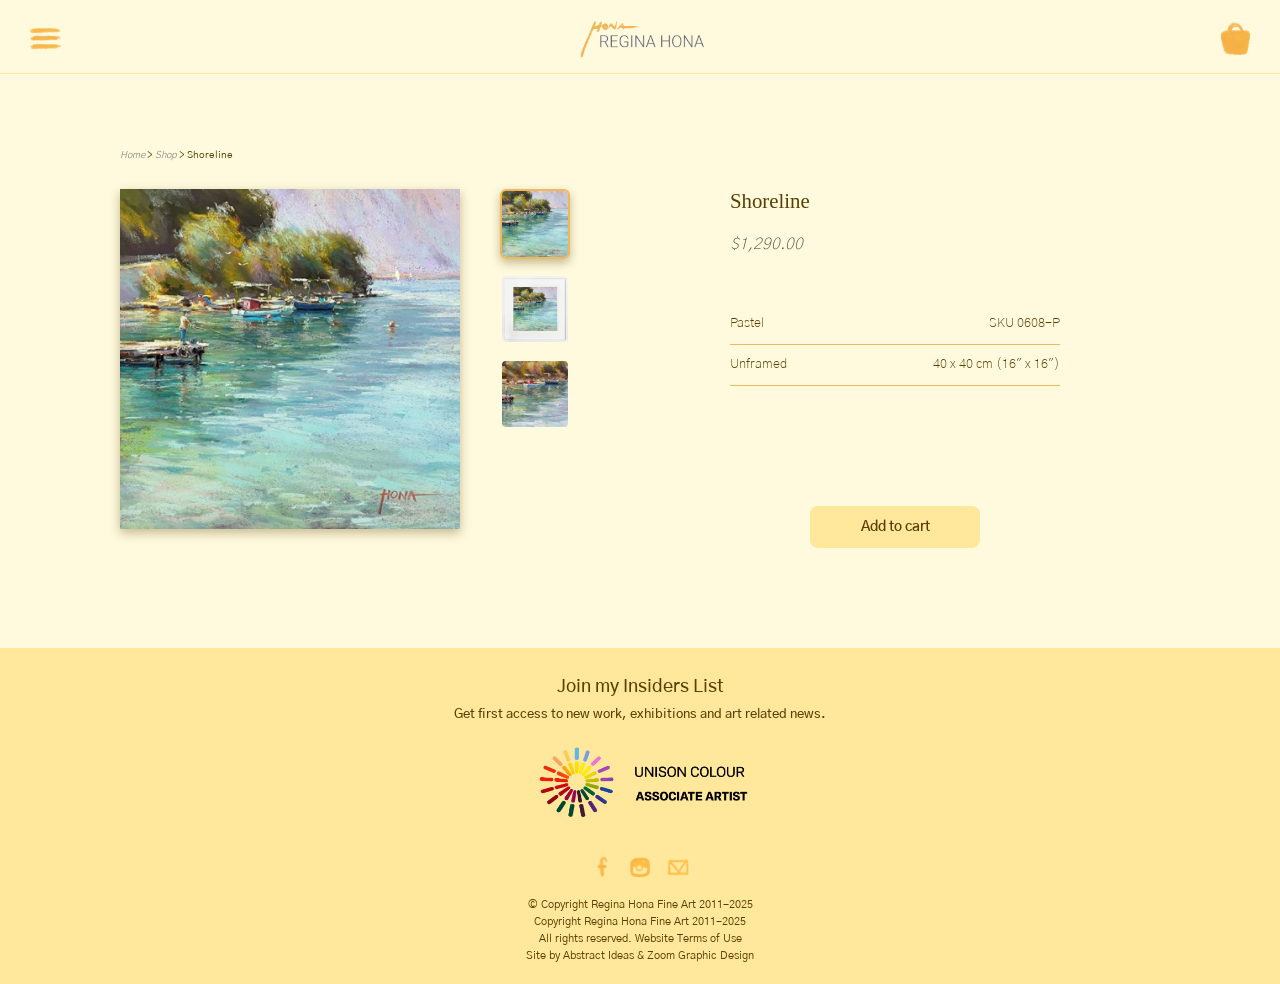
<file: product_detail.html>
<!DOCTYPE html>
<html lang="en">
<head>
     <link rel="preconnect" href="https://fonts.googleapis.com">
    <link rel="preconnect" href="https://fonts.gstatic.com" crossorigin>
    <link href="https://fonts.googleapis.com/css2?family=Gothic+A1:wght@200;300;400;500;600&display=swap" rel="stylesheet">
    <meta name="viewport" content="width=device-width, initial-scale=1.0">
    <title>Regina Hona - Gallery_water</title>
    <link rel="stylesheet" href="style.css">
</head>

<body>
    <section class="actualHomepage" id="actual_homepage">
        <header class="siteHeader">
            <button class="hamburgerMenubar" id="menu_bar" aria-label="Open menu">
                <img src="images/icons/open_menu.png" alt="open menu icon">
            </button>

            <a href="index.html#actual_homepage" class="logoToHome" aria-label="Going back to homepage">
                <img src="images/logo.png" alt="regina hona's logo" class="homepageLogo">
            </a>

            <a href="shoppingcart.html" class="shoppingcartLink" aria-label="Shopping cart">
                <img src="images/icons/shoppingcart.png" alt="shopping cart icon" class="shoppingcartIcon">
            </a>
        </header>

        <nav class="mobileNavi" id="mobile_navi">
            <button class="menubarClose" id="close_menu_bar" aria-label="Close menu">
                <img src="images/icons/close_menu.png" alt="close menu icon">
            </button>
            
            <ul class="menubarList">
                <li><a href="index.html#actual_homepage">Home</a></li>
                <li><a href="gallery.html">Gallery</a></li>
                <li><a href="shop.html">Shop</a></li>
                <li><a href="about.html">About</a></li>
            </ul>
        </nav>

        <main>
            <section class="productDetail" id="product_detail">
                <p class="breadcrumbNavi">
                    <a href="index.html#actual_homepage"><i>Home</i></a>
                    <span>&gt;</span>
                    <a href="shop.html"><i>Shop</i></a>
                    <span>&gt;</span>
                    <span id="breadcrumbNavi_result"></span>
                </p>

                <div class="productDetailLayout">
                    <div class="productDetailImage">
                        <img src="images/productlist/shoreline.png" alt="artwork picture" class="productDetailArtwork" id="product_detail_artwork">
                        <div class="artworkThumbnails" id="artwork_thumbnails"></div>
                    </div>

                    <div class="productDetailText">
                        <h1 class="productDetailTitle" id="product_detail_title"></h1>
                        <p class="productDetailPrice" id="product_detail_price"></p>

                        <div class="productDetailInfo" id="product_detail_info"></div>

                        <button class="addToCartButton" id="addtocart_button">Add to cart</button>
                    </div>
                </div>
            </section>
        </main>

        <footer class="footer">
            <section class="insiderlistText">
                <h2>Join my Insiders List</h2>
                <p>Get first access to new work, exhibitions and art related news.</p>
            </section>

            <section class="artistassociationPic">
                <img src="images/artist-association.png" alt="footer logo">
            </section>

            <nav class="socialmedias" aria-label="Social media links">
                <a href="https://www.facebook.com/ReginaHonaArtist/" aria-label="Facebook">
                    <img src="images/icons/facebook.png" alt="facebook icon">
                </a>

                <a href="https://www.instagram.com/reginahonaart/" aria-label="Instagram">
                    <img src="images/icons/instagram.png" alt="instagram icon">
                </a>

                <a href="mailto:reginahona@gmail.com" aria-label="Email">
                    <img src="images/icons/email.png" alt="email icon">
                </a>
            </nav>

            <section class="copyright">
                <p>© Copyright Regina Hona Fine Art 2011-2025</p>
                <p>Copyright Regina Hona Fine Art 2011-2025</p>

                <p>All rights reserved. Website Terms of Use</p>
                <p>Site by Abstract Ideas & Zoom Graphic Design</p>
            </section>
        </footer>
    </section>

    <script src="scripts.js"></script>
</body>
</html>
</file>
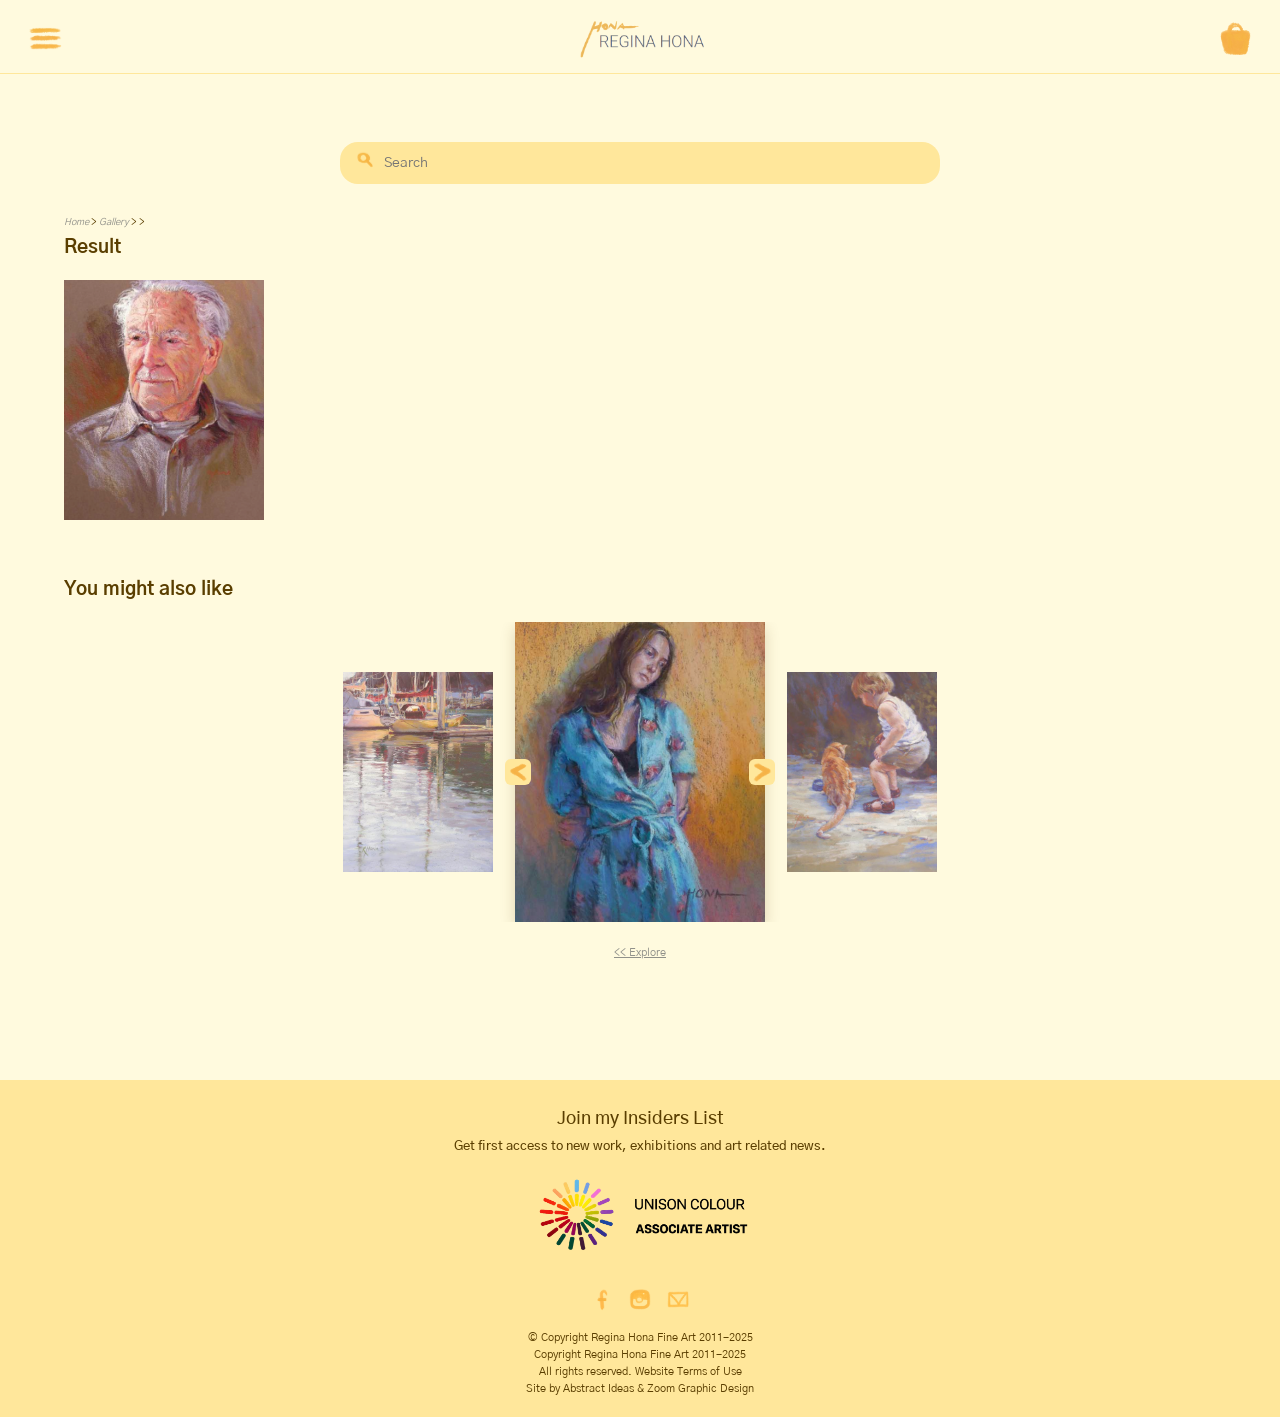
<file: result_gallery.html>
<!DOCTYPE html>
<html lang="en">
<head>
     <link rel="preconnect" href="https://fonts.googleapis.com">
    <link rel="preconnect" href="https://fonts.gstatic.com" crossorigin>
    <link href="https://fonts.googleapis.com/css2?family=Gothic+A1:wght@200;300;400;500;600&display=swap" rel="stylesheet">
    <meta name="viewport" content="width=device-width, initial-scale=1.0">
    <title>Regina Hona - Resultpage_gallery</title>
    <link rel="stylesheet" href="style.css">
</head>

<body>
    <section class="actualHomepage" id="actual_homepage">
        <header class="siteHeader">
            <button class="hamburgerMenubar" id="menu_bar" aria-label="Open menu">
                <img src="images/icons/open_menu.png" alt="open menu icon">
            </button>

            <a href="index.html#actual_homepage" class="logoToHome" aria-label="Going back to homepage">
                <img src="images/logo.png" alt="regina hona's logo" class="homepageLogo">
            </a>

            <a href="shoppingcart.html" class="shoppingcartLink" aria-label="Shopping cart">
                <img src="images/icons/shoppingcart.png" alt="shopping cart icon" class="shoppingcartIcon">
            </a>
        </header>

        <nav class="mobileNavi" id="mobile_navi">
            <button class="menubarClose" id="close_menu_bar" aria-label="Close menu">
                <img src="images/icons/close_menu.png" alt="close menu icon">
            </button>
            
            <ul class="menubarList">
                <li><a href="index.html#actual_homepage">Home</a></li>
                <li><a href="gallery.html">Gallery</a></li>
                <li><a href="shop.html">Shop</a></li>
                <li><a href="about.html">About</a></li>
            </ul>
        </nav>

        <main>
            <section class="gallery">
                <form class="searchGallery" id="search_function" action="result_gallery.html" method="get">
                    <button type="submit" class="searchbarButton" aria-label="Search">
                        <img src="images/icons/search.png" alt="search bar icon">
                    </button>
                    <input type="text" id="search_input" name="search" placeholder="Search">
                </form>

                <p class="breadcrumbNavi">
                    <a href="index.html#actual_homepage"><i>Home</i></a>
                    <span>&gt;</span>
                    <a href="gallery.html"><i>Gallery</i></a>
                    <span>&gt;</span>
                    <a href="people.html" id="breadcrumbNavi_collection"></a>
                    <span>&gt;</span>
                    <span id="breadcrumbNavi_result"></span>
                </p>

                <section class="result">
                    <h1>Result</h1>

                    <div class="resultGallery">
                        <a href="#" id="result_artwork_linking">
                            <img src="images/gallery/people/people-7.png" alt="charles" id="result_artwork" class="resultArtwork">
                        </a>
                        <p class="resultTitle" id="result_title"></p>
                        <p class="resultCategory" id="result_category"></p>
                    </div>
                </section>

                <section class="artworkSuggestion">
                    <h2>You might also like</h2>

                    <div class="foryouSlider">
                        <img src="images/gallery/people/people-5.png" alt="left artwork" class="sliderArtwork" id="left_artwork">

                        <button id="going_left" class="foryouLeftButton" aria-label="Going left">
                            <img src="images/icons/left.png" alt="going left icon">
                        </button>

                        <img src="images/gallery/people/people-3.png" alt="middle artwork" class="mainArtwork" id="slider_artwork">

                        <button id="going_right" class="foryouRightButton" aria-label="Going right">
                            <img src="images/icons/right.png" alt="going right icon">
                        </button>
                        
                        <img src="images/gallery/people/people-12.png" alt="right artwork" class="sliderArtwork" id="right_artwork">
                    </div>

                    <a href="gallery.html" class="naviBacktoGallery" id="goingback_navi">
                        &lt;&lt; Explore <span id="goingback_category"></span>
                    </a>
                </section>
            </section>
        </main>

        <footer class="footer">
            <section class="insiderlistText">
                <h2>Join my Insiders List</h2>
                <p>Get first access to new work, exhibitions and art related news.</p>
            </section>

            <section class="artistassociationPic">
                <img src="images/artist-association.png" alt="footer logo">
            </section>

            <nav class="socialmedias" aria-label="Social media links">
                <a href="https://www.facebook.com/ReginaHonaArtist/" aria-label="Facebook">
                    <img src="images/icons/facebook.png" alt="facebook icon">
                </a>

                <a href="https://www.instagram.com/reginahonaart/" aria-label="Instagram">
                    <img src="images/icons/instagram.png" alt="instagram icon">
                </a>

                <a href="mailto:reginahona@gmail.com" aria-label="Email">
                    <img src="images/icons/email.png" alt="email icon">
                </a>
            </nav>

            <section class="copyright">
                <p>© Copyright Regina Hona Fine Art 2011-2025</p>
                <p>Copyright Regina Hona Fine Art 2011-2025</p>

                <p>All rights reserved. Website Terms of Use</p>
                <p>Site by Abstract Ideas & Zoom Graphic Design</p>
            </section>
        </footer>
    </section>

    <script src="scripts.js"></script>
</body>
</html>
</file>
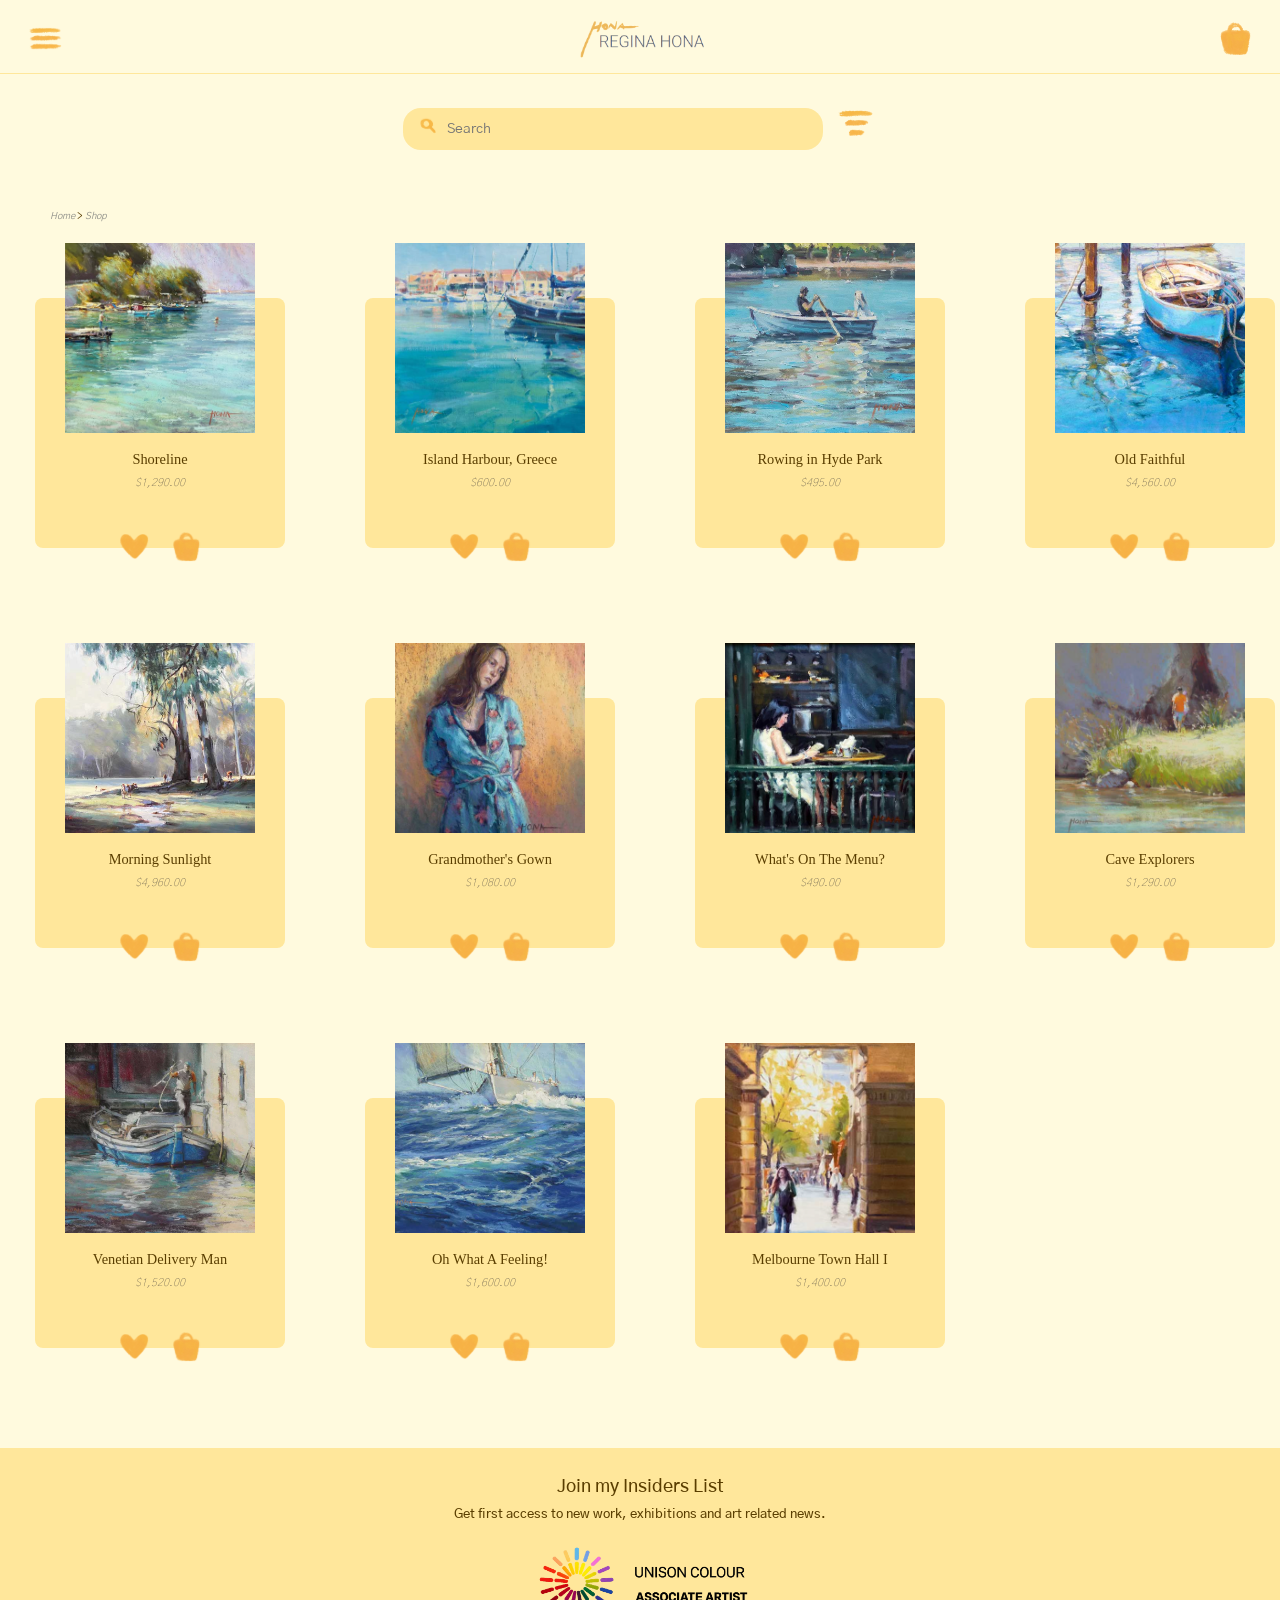
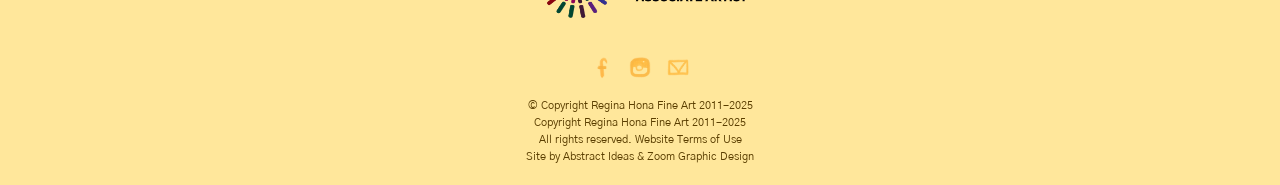
<file: shop.html>
<!DOCTYPE html>
<html lang="en">
<head>
     <link rel="preconnect" href="https://fonts.googleapis.com">
    <link rel="preconnect" href="https://fonts.gstatic.com" crossorigin>
    <link href="https://fonts.googleapis.com/css2?family=Gothic+A1:wght@200;300;400;500;600&display=swap" rel="stylesheet">
    <meta name="viewport" content="width=device-width, initial-scale=1.0">
    <title>Regina Hona - Gallery_water</title>
    <link rel="stylesheet" href="style.css">
</head>

<body>
    <section class="actualHomepage" id="actual_homepage">
        <header class="siteHeader">
            <button class="hamburgerMenubar" id="menu_bar" aria-label="Open menu">
                <img src="images/icons/open_menu.png" alt="open menu icon">
            </button>

            <a href="index.html#actual_homepage" class="logoToHome" aria-label="Going back to homepage">
                <img src="images/logo.png" alt="regina hona's logo" class="homepageLogo">
            </a>

            <a href="shoppingcart.html" class="shoppingcartLink" aria-label="Shopping cart">
                <img src="images/icons/shoppingcart.png" alt="shopping cart icon" class="shoppingcartIcon">
            </a>
        </header>

        <nav class="mobileNavi" id="mobile_navi">
            <button class="menubarClose" id="close_menu_bar" aria-label="Close menu">
                <img src="images/icons/close_menu.png" alt="close menu icon">
            </button>
            
            <ul class="menubarList">
                <li><a href="index.html#actual_homepage">Home</a></li>
                <li><a href="gallery.html">Gallery</a></li>
                <li><a href="shop.html">Shop</a></li>
                <li><a href="about.html">About</a></li>
            </ul>
        </nav>

        <main>
            <section class="shop">
                <div class="shopTopElements">
                    <form class="searchGallery" id="search_function" action="result_gallery.html" method="get">
                        <button type="submit" class="searchbarButton" aria-label="Search">
                            <img src="images/icons/search.png" alt="search bar icon">
                        </button>
                        <input type="text" id="search_input" name="search" placeholder="Search">
                    </form>

                    <div class="filter">
                        <button class="filterButton" id="filter_button" aria-label="Filter">
                            <img src="images/icons/filter.png" alt="filter icon">
                        </button>

                        <div class="filterOption" id="filter_option">
                            <p>&gt; Sort</p>
                            <button>Alphabetically, A-Z</button>
                            <button>Alphabetically, Z-A</button>
                            <button>Price, low to high</button>
                            <button>Price, high to low</button>
                        </div>
                    </div>
                </div>

                <p class="breadcrumbNavi">
                    <a href="index.html#actual_homepage"><i>Home</i></a>
                    <span>&gt;</span>
                    <a href="shop.html"><i>Shop</i></a>
                </p>

                <div class="productList" id="product_list">

                    <article class="productArtwork">
                        <a href="product_detail.html?product=shoreline">
                            <img src="images/productlist/shoreline.png" alt="shoreline">
                        </a>
                        <h2><a href="product_detail.html?product=shoreline">Shoreline</a></h2>
                        <p><i>$1,290.00</i></p>

                        <div class="productlistButton">
                            <button class="likeButton" aria-label="Like">
                                <img src="images/icons/like.png" alt="adding to wishlist icon">
                            </button>

                            <button class="shoppingcartButton" data-id="shoreline" data-name="Shoreline" data-price="$1,290.00" data-image="images/productlist/shoreline.png" data-size="40 x 40 cm(16&quot; x 16&quot;)" aria-label="Add to cart">
                                <img src="images/icons/shoppingcart.png" alt="shopping cart icon">
                            </button>
                        </div>
                    </article>

                    <article class="productArtwork">
                        <img src="images/productlist/Island Harbour, Greece.png" alt="Island Harbour, Greece">
                        <h2>Island Harbour, Greece</h2>
                        <p><i>$600.00</i></p>

                        <div class="productlistButton">
                            <button class="likeButton" aria-label="Like">
                                <img src="images/icons/like.png" alt="adding to wishlist icon">
                            </button>

                            <button aria-label="Add to cart">
                                <img src="images/icons/shoppingcart.png" alt="shopping cart icon">
                            </button>
                        </div>
                    </article>

                    <article class="productArtwork">
                        <img src="images/productlist/Rowing in Hyde Park.png" alt="Rowing in Hyde Park">
                        <h2>Rowing in Hyde Park</h2>
                        <p><i>$495.00</i></p>

                        <div class="productlistButton">
                            <button class="likeButton" aria-label="Like">
                                <img src="images/icons/like.png" alt="adding to wishlist icon">
                            </button>

                            <button aria-label="Add to cart">
                                <img src="images/icons/shoppingcart.png" alt="shopping cart icon">
                            </button>
                        </div>
                    </article>

                    <article class="productArtwork">
                        <img src="images/productlist/old faithful.png" alt="old faithful">
                        <h2>Old Faithful</h2>
                        <p><i>$4,560.00</i></p>

                        <div class="productlistButton">
                            <button class="likeButton" aria-label="Like">
                                <img src="images/icons/like.png" alt="adding to wishlist icon">
                            </button>

                            <button aria-label="Add to cart">
                                <img src="images/icons/shoppingcart.png" alt="shopping cart icon">
                            </button>
                        </div>
                    </article>

                    <article class="productArtwork">
                        <img src="images/productlist/morning sunlight.png" alt="morning sunlight">
                        <h2>Morning Sunlight</h2>
                        <p><i>$4,960.00</i></p>

                        <div class="productlistButton">
                            <button class="likeButton" aria-label="Like">
                                <img src="images/icons/like.png" alt="adding to wishlist icon">
                            </button>

                            <button aria-label="Add to cart">
                                <img src="images/icons/shoppingcart.png" alt="shopping cart icon">
                            </button>
                        </div>
                    </article>

                    <article class="productArtwork">
                        <img src="images/productlist/grandmother's gown.png" alt="grandmother's gown">
                        <h2>Grandmother's Gown</h2>
                        <p><i>$1,080.00</i></p>

                        <div class="productlistButton">
                            <button class="likeButton" aria-label="Like">
                                <img src="images/icons/like.png" alt="adding to wishlist icon">
                            </button>

                            <button aria-label="Add to cart">
                                <img src="images/icons/shoppingcart.png" alt="shopping cart icon">
                            </button>
                        </div>
                    </article>

                    <article class="productArtwork">
                        <a href="product_detail.html?product=What's-On-The-Menu?">
                            <img src="images/productlist/what's on the menu.png" alt="what's on the menu">
                        </a>
                        
                        <h2><a href="product_detail.html?product=What's-On-The-Menu?">What's On The Menu?</a></h2>
                        <p><i>$490.00</i></p>

                        <div class="productlistButton">
                            <button class="likeButton" aria-label="Like">
                                <img src="images/icons/like.png" alt="adding to wishlist icon">
                            </button>

                            <button class="shoppingcartButton" data-id="What's-On-The-Menu?" data-name="What's On The Menu?" data-price="$490.00" data-image="images/productlist/what's on the menu.png" data-size="25 x 25 cm(10&quot; x 10&quot;)" aria-label="Add to cart">
                                <img src="images/icons/shoppingcart.png" alt="shopping cart icon">
                            </button>
                        </div>
                    </article>

                    <article class="productArtwork">
                        <img src="images/productlist/cave explorers.png" alt="cave explorers">
                        <h2>Cave Explorers</h2>
                        <p><i>$1,290.00</i></p>

                        <div class="productlistButton">
                            <button class="likeButton" aria-label="Like">
                                <img src="images/icons/like.png" alt="adding to wishlist icon">
                            </button>

                            <button aria-label="Add to cart">
                                <img src="images/icons/shoppingcart.png" alt="shopping cart icon">
                            </button>
                        </div>
                    </article>

                    <article class="productArtwork">
                        <img src="images/productlist/venetian.png" alt="venetian">
                        <h2>Venetian Delivery Man</h2>
                        <p><i>$1,520.00</i></p>

                        <div class="productlistButton">
                            <button class="likeButton" aria-label="Like">
                                <img src="images/icons/like.png" alt="adding to wishlist icon">
                            </button>

                            <button aria-label="Add to cart">
                                <img src="images/icons/shoppingcart.png" alt="shopping cart icon">
                            </button>
                        </div>
                    </article>

                    <article class="productArtwork">
                        <img src="images/productlist/oh what.png" alt="oh what a feeling">
                        <h2>Oh What A Feeling!</h2>
                        <p><i>$1,600.00</i></p>

                        <div class="productlistButton">
                            <button class="likeButton" aria-label="Like">
                                <img src="images/icons/like.png" alt="adding to wishlist icon">
                            </button>

                            <button aria-label="Add to cart">
                                <img src="images/icons/shoppingcart.png" alt="shopping cart icon">
                            </button>
                        </div>
                    </article>

                    <article class="productArtwork">
                        <img src="images/productlist/melb.png" alt="melb">
                        <h2>Melbourne Town Hall I</h2>
                        <p><i>$1,400.00</i></p>

                        <div class="productlistButton">
                            <button class="likeButton" aria-label="Like">
                                <img src="images/icons/like.png" alt="adding to wishlist icon">
                            </button>

                            <button aria-label="Add to cart">
                                <img src="images/icons/shoppingcart.png" alt="shopping cart icon">
                            </button>
                        </div>
                    </article>
                </div>
            </section>
        </main>

        <footer class="footer">
            <section class="insiderlistText">
                <h2>Join my Insiders List</h2>
                <p>Get first access to new work, exhibitions and art related news.</p>
            </section>

            <section class="artistassociationPic">
                <img src="images/artist-association.png" alt="footer logo">
            </section>

            <nav class="socialmedias" aria-label="Social media links">
                <a href="https://www.facebook.com/ReginaHonaArtist/" aria-label="Facebook">
                    <img src="images/icons/facebook.png" alt="facebook icon">
                </a>

                <a href="https://www.instagram.com/reginahonaart/" aria-label="Instagram">
                    <img src="images/icons/instagram.png" alt="instagram icon">
                </a>

                <a href="mailto:reginahona@gmail.com" aria-label="Email">
                    <img src="images/icons/email.png" alt="email icon">
                </a>
            </nav>

            <section class="copyright">
                <p>© Copyright Regina Hona Fine Art 2011-2025</p>
                <p>Copyright Regina Hona Fine Art 2011-2025</p>

                <p>All rights reserved. Website Terms of Use</p>
                <p>Site by Abstract Ideas & Zoom Graphic Design</p>
            </section>
        </footer>
    </section>

    <script src="scripts.js"></script>
</body>
</html>
</file>
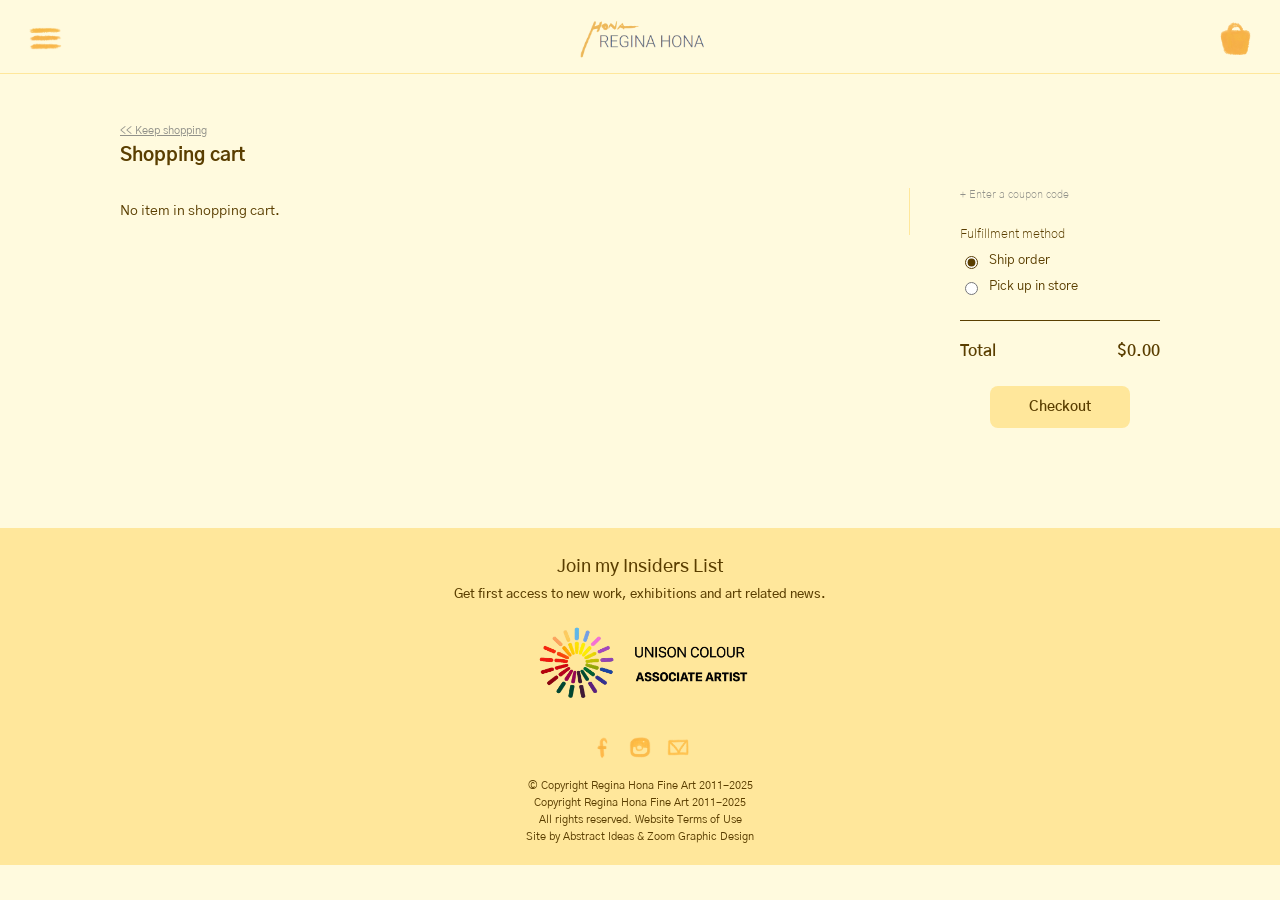
<file: shoppingcart.html>
<!DOCTYPE html>
<html lang="en">
<head>
     <link rel="preconnect" href="https://fonts.googleapis.com">
    <link rel="preconnect" href="https://fonts.gstatic.com" crossorigin>
    <link href="https://fonts.googleapis.com/css2?family=Gothic+A1:wght@200;300;400;500;600&display=swap" rel="stylesheet">
    <meta name="viewport" content="width=device-width, initial-scale=1.0">
    <title>Regina Hona - Resultpage_gallery</title>
    <link rel="stylesheet" href="style.css">
</head>

<body>
    <section class="actualHomepage" id="actual_homepage">
        <header class="siteHeader">
            <button class="hamburgerMenubar" id="menu_bar" aria-label="Open menu">
                <img src="images/icons/open_menu.png" alt="open menu icon">
            </button>

            <a href="index.html#actual_homepage" class="logoToHome" aria-label="Going back to homepage">
                <img src="images/logo.png" alt="regina hona's logo" class="homepageLogo">
            </a>

            <a href="shoppingcart.html" class="shoppingcartLink" aria-label="Shopping cart">
                <img src="images/icons/shoppingcart.png" alt="shopping cart icon" class="shoppingcartIcon">
            </a>
        </header>

        <nav class="mobileNavi" id="mobile_navi">
            <button class="menubarClose" id="close_menu_bar" aria-label="Close menu">
                <img src="images/icons/close_menu.png" alt="close menu icon">
            </button>
            
            <ul class="menubarList">
                <li><a href="index.html#actual_homepage">Home</a></li>
                <li><a href="gallery.html">Gallery</a></li>
                <li><a href="shop.html">Shop</a></li>
                <li><a href="about.html">About</a></li>
            </ul>
        </nav>

        <main>
            <section class="shoppingCart">
                <a href="shop.html" class="keepShopping">&lt;&lt; Keep shopping</a>
                <h1 class="shoppingcartHeading">Shopping cart</h1>

                <div class="shoppingcartLayout">
                    <div class="shoppingcartItemsNavi" id="shoppingcart_items"></div>
                    
                    <div class="shoppingcartSummary">
                        <div class="coupon" id="payment_coupon">
                            <p class="addCoupon" id="adding_coupon">+ Enter a coupon code</p>
                            <div class="couponInput" id="coupon_input">
                                <input type="text" id="coupon_number" placeholder="Enter code">
                                <button id="coupon_apply">Apply</button>
                            </div>
                        </div>

                        <div class="shippingMethod">
                            <p>Fulfillment method</p>
                            <label>
                                <input type="radio" name="shipping" value="deliver" checked>
                                Ship order
                            </label>
                            <label>
                                <input type="radio" name="shipping" value="pickup">
                                Pick up in store
                            </label>
                        </div>

                        <div class="shoppingcartTotal">
                            <span>Total</span>
                            <span id="shoppingcart_total">$0.00</span>
                        </div>

                        <button class="checkoutButton" id="checkout_button">Checkout</button>
                    </div>
                </div>
            </section>
        </main>

        <footer class="footer">
            <section class="insiderlistText">
                <h2>Join my Insiders List</h2>
                <p>Get first access to new work, exhibitions and art related news.</p>
            </section>

            <section class="artistassociationPic">
                <img src="images/artist-association.png" alt="footer logo">
            </section>

            <nav class="socialmedias" aria-label="Social media links">
                <a href="https://www.facebook.com/ReginaHonaArtist/" aria-label="Facebook">
                    <img src="images/icons/facebook.png" alt="facebook icon">
                </a>

                <a href="https://www.instagram.com/reginahonaart/" aria-label="Instagram">
                    <img src="images/icons/instagram.png" alt="instagram icon">
                </a>

                <a href="mailto:reginahona@gmail.com" aria-label="Email">
                    <img src="images/icons/email.png" alt="email icon">
                </a>
            </nav>

            <section class="copyright">
                <p>© Copyright Regina Hona Fine Art 2011-2025</p>
                <p>Copyright Regina Hona Fine Art 2011-2025</p>

                <p>All rights reserved. Website Terms of Use</p>
                <p>Site by Abstract Ideas & Zoom Graphic Design</p>
            </section>
        </footer>
    </section>

    <script src="scripts.js"></script>
</body>
</html>
</file>
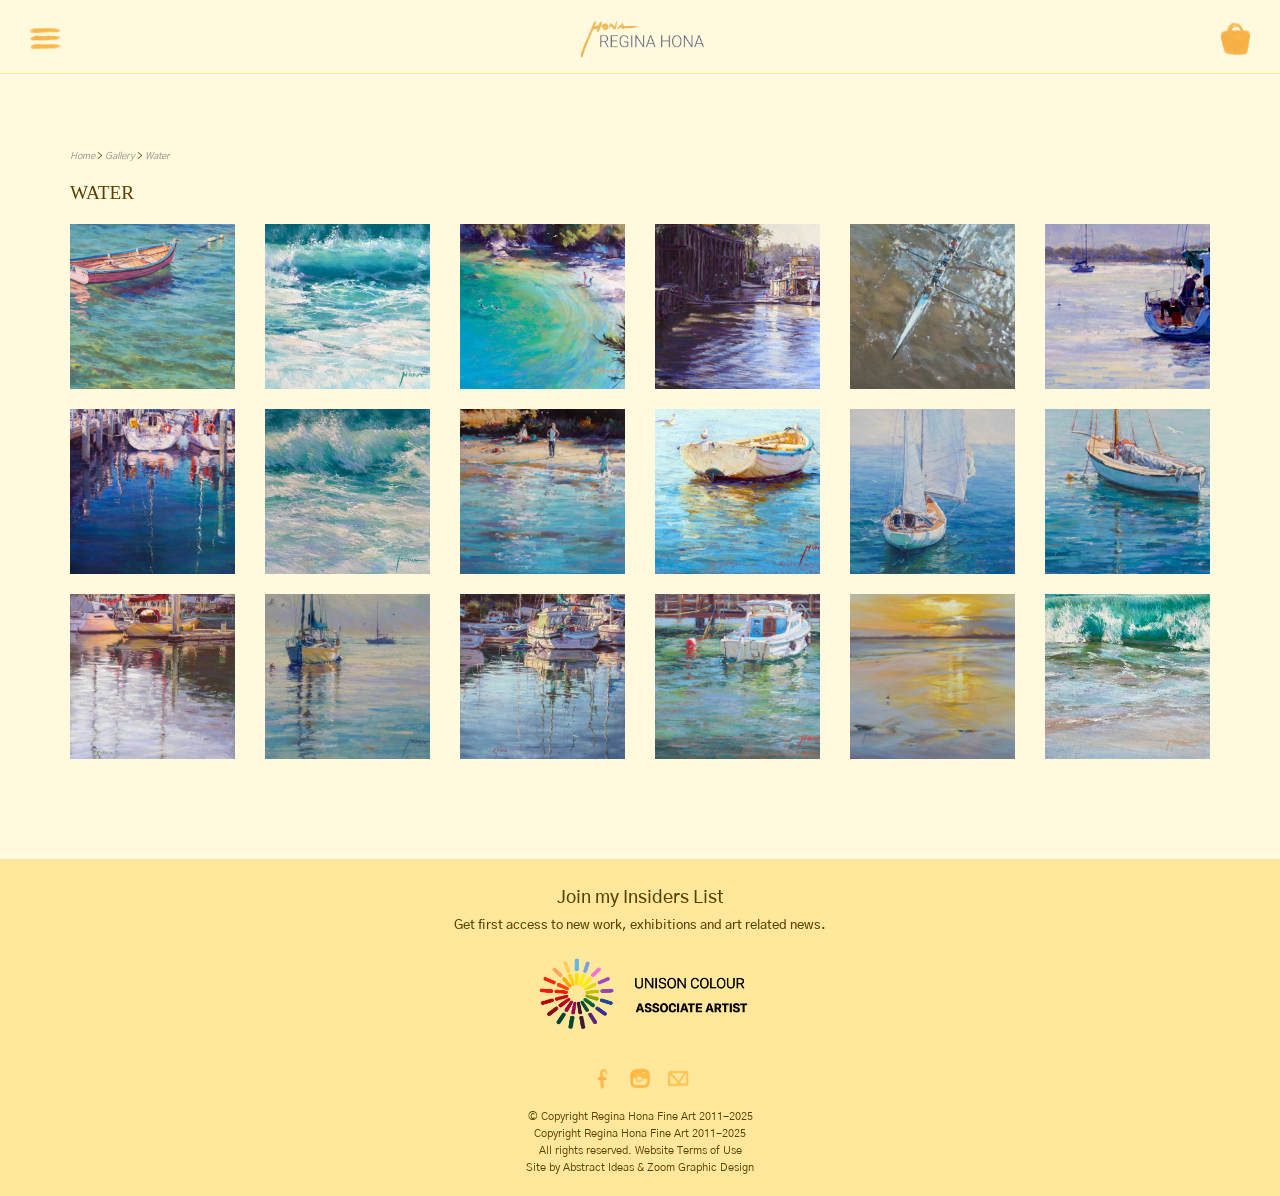
<file: water.html>
<!DOCTYPE html>
<html lang="en">
<head>
     <link rel="preconnect" href="https://fonts.googleapis.com">
    <link rel="preconnect" href="https://fonts.gstatic.com" crossorigin>
    <link href="https://fonts.googleapis.com/css2?family=Gothic+A1:wght@200;300;400;500;600&display=swap" rel="stylesheet">
    <meta name="viewport" content="width=device-width, initial-scale=1.0">
    <title>Regina Hona - Gallery_water</title>
    <link rel="stylesheet" href="style.css">
</head>

<body>
    <section class="actualHomepage" id="actual_homepage">
        <header class="siteHeader">
            <button class="hamburgerMenubar" id="menu_bar" aria-label="Open menu">
                <img src="images/icons/open_menu.png" alt="open menu icon">
            </button>

            <a href="index.html#actual_homepage" class="logoToHome" aria-label="Going back to homepage">
                <img src="images/logo.png" alt="regina hona's logo" class="homepageLogo">
            </a>

            <a href="shoppingcart.html" class="shoppingcartLink" aria-label="Shopping cart">
                <img src="images/icons/shoppingcart.png" alt="shopping cart icon" class="shoppingcartIcon">
            </a>
        </header>

        <nav class="mobileNavi" id="mobile_navi">
            <button class="menubarClose" id="close_menu_bar" aria-label="Close menu">
                <img src="images/icons/close_menu.png" alt="close menu icon">
            </button>
            
            <ul class="menubarList">
                <li><a href="index.html#actual_homepage">Home</a></li>
                <li><a href="gallery.html">Gallery</a></li>
                <li><a href="shop.html">Shop</a></li>
                <li><a href="about.html">About</a></li>
            </ul>
        </nav>

        <main>
            <section class="categoryPage">
                <p class="breadcrumbNavi">
                    <a href="index.html#actual_homepage"><i>Home</i></a>
                    <span>&gt;</span>
                    <a href="gallery.html"><i>Gallery</i></a>
                    <span>&gt;</span>
                    <a href="water.html"><i>Water</i></a>
                </p>

                <h1>WATER</h1>

                <section class="categoryGrid">
                    <a class="categoryArtworks">
                        <img src="images/gallery/water/water-1.png" alt="Ready and Waiting">
                        <span>Ready &amp; Waiting</span>
                    </a>

                    <a class="categoryArtworks">
                        <img src="images/gallery/water/water-2.png" alt="Water 3">
                        <span>Water 3</span>
                    </a>

                    <a class="categoryArtworks">
                        <img src="images/gallery/water/water-3.png" alt="Inviting waters">
                        <span>Inviting Waters</span>
                    </a>

                    <a class="categoryArtworks">
                        <img src="images/gallery/water/water-4.png" alt="A Bygone Era">
                        <span>A Bygone Era</span>
                    </a>

                    <a class="categoryArtworks">
                        <img src="images/gallery/water/water-5.png" alt="Yarra Rowing">
                        <span>Yarra Rowing</span>
                    </a>

                    <a class="categoryArtworks">
                        <img src="images/gallery/water/water-6.png" alt="Morning Glow">
                        <span>Morning Glow</span>
                    </a>

                    <a class="categoryArtworks">
                        <img src="images/gallery/water/water-7.png" alt="The Matrix">
                        <span>The Matrix</span>
                    </a>

                    <a class="categoryArtworks">
                        <img src="images/gallery/water/water-8.png" alt="Wave 1">
                        <span>Wave 1</span>
                    </a>

                    <a class="categoryArtworks">
                        <img src="images/gallery/water/water-9.png" alt="The Chase">
                        <span>The Chase</span>
                    </a>

                    <a class="categoryArtworks">
                        <img src="images/gallery/water/water-10.png" alt="Not Alone">
                        <span>Not Alone</span>
                    </a>

                    <a class="categoryArtworks">
                        <img src="images/gallery/water/water-11.png" alt="Into the Wind">
                        <span>Into the Wind</span>
                    </a>

                    <a class="categoryArtworks">
                        <img src="images/gallery/water/water-12.png" alt="At St Kilda Marina">
                        <span>At St Kilda Marina</span>
                    </a>

                    <a class="categoryArtworks">
                        <img src="images/gallery/water/water-13.png" alt="End of the Day">
                        <span>End of the Day</span>
                    </a>

                    <a class="categoryArtworks">
                        <img src="images/gallery/water/water-14.png" alt="A New Day">
                        <span>A New Day</span>
                    </a>

                    <a class="categoryArtworks">
                        <img src="images/gallery/water/water-15.png" alt="Morning Has Broken">
                        <span>Morning Has Broken</span>
                    </a>

                    <a class="categoryArtworks">
                        <img src="images/gallery/water/water-16.png" alt="Beauty On The Water">
                        <span>Beauty On The Water</span>
                    </a>

                    <a class="categoryArtworks">
                        <img src="images/gallery/water/water-17.png" alt="Golden Light">
                        <span>Golden Light</span>
                    </a>

                    <a class="categoryArtworks">
                        <img src="images/gallery/water/water-18.png" alt="Waves 2">
                        <span>Waves 2</span>
                    </a>
                </section>
            </section>
        </main>

        <footer class="footer">
            <section class="insiderlistText">
                <h2>Join my Insiders List</h2>
                <p>Get first access to new work, exhibitions and art related news.</p>
            </section>

            <section class="artistassociationPic">
                <img src="images/artist-association.png" alt="footer logo">
            </section>

            <nav class="socialmedias" aria-label="Social media links">
                <a href="https://www.facebook.com/ReginaHonaArtist/" aria-label="Facebook">
                    <img src="images/icons/facebook.png" alt="facebook icon">
                </a>

                <a href="https://www.instagram.com/reginahonaart/" aria-label="Instagram">
                    <img src="images/icons/instagram.png" alt="instagram icon">
                </a>

                <a href="mailto:reginahona@gmail.com" aria-label="Email">
                    <img src="images/icons/email.png" alt="email icon">
                </a>
            </nav>

            <section class="copyright">
                <p>© Copyright Regina Hona Fine Art 2011-2025</p>
                <p>Copyright Regina Hona Fine Art 2011-2025</p>

                <p>All rights reserved. Website Terms of Use</p>
                <p>Site by Abstract Ideas & Zoom Graphic Design</p>
            </section>
        </footer>
    </section>

    <script src="scripts.js"></script>
</body>
</html>
</file>
<file: style.css>
* {
    box-sizing: border-box;
    font-family: "Gothic A1", sans-serif;
}

html {
    scroll-behavior: smooth;
}

body {
    margin: 0;
    background-color: #FFFADE;
    color: #5A3E00;
    font-family: "Gothic A1", sans-serif;
    overflow-x: hidden;
}

.gothic-a1-semibold {
  font-family: "Gothic A1", sans-serif;
  font-weight: 600;
  font-style: normal;
}

/* HOMEPAGE */

/* INTRO ANIMATION */

.introPage {
    position: fixed;
    inset: 0;
    z-index:1000;
    height: 100vh;
    overflow: hidden;
    cursor: pointer;
    background-color: #FFFADE;
}

.introBgimage {
    position: absolute;
    inset: 0;
    width: 100%;
    height: 100%;
    object-fit: cover;
    object-position: center 78%;
    filter: brightness(70%);
}

.introLogo {
    position: absolute;
    width: 250px;
    top: 50%;
    left: 50%;
    transform: translate(-50%, -50%);
    filter: 
        drop-shadow(0 0 6px rgba(0, 0, 0, 0.9))
        drop-shadow(0 0 10px rgba(89, 89, 82, 0.7))
        drop-shadow(0 2px 4px rgba(0, 0, 0, 0.8));
    transition: top 0.8s ease;
}

.introLogo.moveup {
    top: 10%;
}

.introText {
    position: absolute;
    margin: 0;
    color: #EFB85B;
    font-family: "IM Fell English", Georgia, serif;
    font-size: 1rem;
    line-height: 1.25;
    width: 320px;
    text-align: center;
    opacity: 0;
    bottom: 10%;
    left:50%;
    transform: translate(-50%, 20px);
    transition: opacity 0.8s ease, transform 0.8s ease;
}

.introText.show {
    opacity: 1;
    transform: translate(-50%, 0);
}

/* ACTUAL HOMEPAGE */ 

.actualHomepage {
    min-height: 100vh;
    background-color: #FFFADE;
}

.siteHeader,
main,
.footer {

    margin: 0 auto;
    width: 100%;
    background-color: #FFFADE;
}

/* HEADER */

.actualHomepage {
    min-height: 100vh;
    background-color: #FFFADE;
}

.siteHeader {
    position: sticky;
    width: 100%;
    max-width: 100%;
    top: 0;
    z-index: 100;
    display: grid;
    grid-template-columns: 1fr auto 1fr;
    align-items: center;
    padding: 18px 28px 14px;
    border-bottom: 1px solid #FFE79B;
}

.hamburgerMenubar,
.menubarClose {
    border: none;
    background: none;
    padding: 0;
    cursor: pointer;
}

.hamburgerMenubar img,
.menubarClose img {
    width: 34px;
    height: auto;
    display: block;
}

.logoToHome {
    grid-column: 2;
}

.homepageLogo {
    width: 130px;
    display: block;
}

.shoppingcartLink {
    justify-self: end;
}

.shoppingcartIcon {
    width: 34px;
    display: block;
}

/* HAMBURGER MENU */

.mobileNavi {
    position: fixed;
    top: 0;
    left: 0;
    z-index: 999;
    width: 320px;
    height: 100vh;
    padding: 38px 28px;
    background-color: #FFE79B;
    transform: translateX(-100%);
    transition: transform 0.3s ease;
}

.mobileNavi.open {
    transform: translateX(0);
}

.menubarClose {
    border: none;
    background: none;
    padding: 0;
    cursor: pointer;
}

.menubarClose img {
    width: 38px;
    display: block;
}

.menubarList {
    list-style: none;
    padding: 70px 0 0;
    margin: 0;
}

.menubarList li {
    margin-bottom: 24px;
}

.menubarList a {
    color: #5A3E00;
    text-decoration: none;
    font-family: "IM Fell English", Georgia, Serif;
    font-size: 1rem;
}

/* MAIN CONTENT */

.herobanner {
    text-align: center;
}

.herobanner h1 {
    margin: 22px 0 22px;
    font-family: "IM Fell English", Georgia, Serif;
    font-size: 0.9rem;
    font-weight: normal;
    color: #5A3E00;
}

.herobannerImage {
    width: 100%;
    height: 260px;
    object-fit: cover;
    object-position: center 62%;
    display: block;
}

/* GALLERY & SHOP */

.previewGallery,
.previewShop {
    padding: 35px 0 40px;
    text-align: center;
    overflow: hidden;
}

.previewShop {
    padding-bottom: 100px;
}

.previewGallery h2 {
    max-width: 1368px;
    padding: 0 24px;
    margin: 0 0 20px;
    text-align: left;
    font-family: "Gothic A1", sans-serif;
    font-size: 1.2rem;
    color: #5A3E00;
}

.galleryAnimation,
.shopAnimation {
    padding: 0;
    width: max-content;
    margin: 0;
    display: flex;
    grid-template-columns: repeat(9, 1fr);
    gap: 12px;
}

.galleryAnimation {
    animation: movingGallery 18s linear infinite;
}

.shopAnimation {
    animation: movingShop 18s linear infinite;
}

.artworkCards {
    flex: 0 0 150px;
}

.artworkCards img {
    width: 100%;
    aspect-ratio: 1 / 1;
    object-fit: cover;
    display: block;
}

.previewButton {
    display: inline-block;
    margin-top: 26px;
    padding: 8px 38px;
    border-radius: 12px;
    background-color: #FFE79B;
    color: #5A3E00;
    font-family: "Gothic A1", sans-serif;
    font-size: 0.9rem;
    font-weight: 500;
    text-decoration: none;
}

/* FOOTER */

.footer {
    width: 100%;
    max-width: 100%;
    margin: 0;
    background-color: #FFE79B;
    text-align: center;
    color: #5A3E00;
}

.insiderlistText {
    padding: 28px 20px 0;
}

.insiderlistText h2 {
    margin: 0 0 8px;
    font-family: "Gothic A1", sans-serif;
    font-size: 1.1rem;
    font-weight: 500;
}

.insiderlistText p {
    margin: 0 auto;
    max-width: 420px;
    font-size: 0.8rem;
    font-weight: 500;
    line-height: 1.4;
    text-align: center;
}

.artistassociationPic {
    width: 100%;
    box-sizing: border-box;
    text-align: center;
    padding: 24px 20px;
    background-color: #FFE79B;
}

.artistassociationPic img {
    max-width: 220px;
    width: 100%;
    height: auto;
}

.socialmedias {
    display: flex;
    justify-content: center;
    gap: 18px;
    padding: 22px 20px 10px;
}

.socialmedias {
    width: 100%;
    background-color: #FFE79B;
    display: flex;
    justify-content: center;
    gap: 16px;
    padding: 18px 20px 8px;
    box-sizing: border-box;
}

.socialmedias img {
    width: 22px;
    height: 22px;
    object-fit: contain;
}

.copyright {
    width: 100%;
    background-color: #FFE79B;
    padding: 8px 20px 24px;
    box-sizing: border-box;
}

.copyright p {
    margin: 3px 0;
    font-size: 0.7rem;
}

@keyframes fadeInUp {
    from {
        opacity: 0;
        transform: translateY(20px);
    }
    
    to {
        opacity: 1;
        transform: translateY(0);
    }
}

@keyframes movingGallery {
    from {
        transform: translateX(0);
    }

    to {
        transform: translateX(-1170px);
    }
    
}

@keyframes movingShop {
    from {
        transform: translateX(0);
    }

    to {
        transform: translateX(-1170px);
    }
    
}

/* GALLERY */

.gallery {
    padding: 28px 24px 100px;
    background-color: #FFFADE;
}

.searchGallery {
    display: flex;
    position: relative;
    max-width: 550px;
    margin: 24px auto 32px;
    padding: 0;
}

.searchbarButton {
    padding: 0 0 0 16px;
    border: none;
    background: none;
    cursor: pointer;
}
.searchGallery img {
    position: absolute;
    width: 18px;
    left: 16px;
    top: 50%;
    transform: translateY(-50%);
    z-index: 1;
}

.searchGallery input {
    width: 100%;
    padding: 12px 18px 12px 44px;
    border: none;
    border-radius: 18px;
    font-family: "Gothic A1", sans-serif;
    font-size: 0.9rem;
    border-radius: 18px;
    background-color: #FFE79B;
    color: #5A3E00;
}

.breadcrumbNavi {
    margin: 16px 0 8px;
    font-family: "Gothic A1", sans-serif;
    font-size: 0.6rem;
}

.breadcrumbNavi a {
    color: #91918a;
    text-decoration: none;
    transition: color 0.3s ease;
}

.breadcrumbNavi a:hover {
    color: #EFB85B
}

.ForYou {
    max-width: 100%;
    margin: 0;
    padding: 0 0 54px;
}

.ForYou h1,
.galleryCategory h2 {
    margin: 0 0 20px;
    text-align: left;
    color: #5A3E00;
    font-family: "Gothic A1", sans-serif;
    font-size: 1.2rem;

}

.foryouSlider {
    position: relative;
    display: flex;
    align-items: center;
    justify-content: center;
    gap: 18px;
    overflow: hidden;
}

.mainArtwork {
    width: 200px;
    height: 250px;
    object-fit: cover;
    z-index: 2;
    box-shadow: 0 6px 14px rgba(90, 62, 0, 0.2);
}

.sliderArtwork {
    width: 150px;
    height: 200px;
    object-fit: cover;
    flex-shrink: 0;
    opacity: 80%;
}

.foryouLeftButton,
.foryouRightButton {
    position: absolute;
    z-index: 4;
    top: 50%;
    width: 26px;
    height: 26px;
    border: none;
    border-radius: 6px;
    background-color: #FFE79B;
    padding: 3px;
    cursor: pointer;
    transform: translateY(-50%);
}

.foryouLeftButton img,
.foryouRightButton img {
    width: 100%;
    height: 100%;
    display: block;
    object-fit: contain;
}

.foryouLeftButton {
    left: calc(50% - 110px);
}

.foryouRightButton {
    right: calc(50% - 110px);
}

.categorySection {
    display: grid;
    grid-template-columns: repeat(3, 1fr);
    gap: 18px;
}

.categoryCover {
    position: relative;
    display: flex;
    flex-direction: column;
    align-items: center;
    overflow: visible;
    border-radius: 10px;
    color: #5A3E00;
    text-decoration: none;
}

.categoryCover img {
    width: 100%;
    height: 130px;
    object-fit: cover;
    object-position: center 10%;
    display: block;
    border-radius: 6px;
    transition: transform 0.3s ease;
}

.categoryCover span {
    margin-top: 10px;
    position: static;
    display: block;
    color: #5A3E00;
    font-family: "IM Fell English", Georgia, Serif;
    font-size: 1rem;
    font-weight: 350;
    text-align: center;
}

.categoryCover:hover img {
    transform: scale(1.05);
}

/*SEARCH RESULT GALLERY */

.searchGallery {
    padding: 0;
    display: flex;
    max-width: 600px;
    flex-direction: column;
    gap: 6px;
}

.result h1,
.artworkSuggestion h2 {
    margin: 0 0 20px;
    text-align: left;
    color: #5A3E00;
    font-family: "Gothic A1", sans-serif;
    font-size: 1.2rem;
}
.resultGallery {
    padding: 0 0 36px;
    display: flex;
    flex-direction: column;
    gap: 4px;
}

.resultArtwork {
    width: 160px;
    height: 200px;
    object-fit: cover;
    display: block;
}

.resultTitle {
    margin: 10px 0 0;
    color: #5A3E00;
    font-family: "IM Fell English", Georgia, Serif;
    font-size: 0.9rem;
    font-weight: 600;
}

.resultCategory {
    margin: 4px 0 0;
    color: #5A3E00;
    font-family: "IM Fell English", Georgia, Serif;
    font-size: 0.7rem;
    font-weight: 400;
    font-style: italic;
}

.artworkSuggestion {
    padding: 0 0 40px;
}

.naviBacktoGallery {
    display: block;
    margin-top: 24px;
    color: #91918a;
    font-family: "Gothic A1", sans-serif;
    font-size: 0.7rem;
    text-align: center;
}

.naviBacktoGallery:hover {
    color: #EFB85B
}

/* CATEGORY */

.categoryPage {
    padding: 60px 24px 100px;
}

.categoryPage h1 {
    margin: 20px 0 20px;
    text-align: left;
    color: #5A3E00;
    font-family: "IM Fell English", Georgia, Serif;
    font-size: 1.2rem;
    font-weight: 400;
}

.categoryGrid {
    display: grid;
    grid-template-columns: 1fr 1fr;
    gap: 14px;
}

.categoryArtworks {
    display: block;
    position: relative;
    overflow: hidden;
    color: #FFFADE;
    text-decoration: none;
    box-shadow: none;
    transition: box-shadow 0.3s ease;
}

.categoryArtworks img {
    width: 100%;
    aspect-ratio: 1 / 1;
    object-fit: cover;
    display: block;
}

.categoryArtworks span {
    padding: 10px;
    position: absolute;
    inset: 0;
    display: flex;
    align-items: center;
    justify-content: center;
    background-color: rgba(90, 90, 90, 0);
    color: #FFFADE;
    font-family: "IM Fell English", Georgia, Serif;
    font-size: 0.8rem;
    text-align: center;
    opacity: 0;
    transition: box-shadow 0.3s ease, opacity 0.3s ease;
}

.categoryArtworks:hover {
    box-shadow: 0 4px 8px rgba(90, 62, 0, 0.35);
}

.categoryArtworks:hover span {
    opacity: 1;
    background-color: rgba(63, 63, 63, 0.55);
}

/* SHOP */

.shop {
    padding: 28px 24px 100px;
}

.shopTopElements {
    position: relative;
    margin: 0 auto 8px;
    gap: 12px;
    display: flex;
    justify-content: center;
    align-items: center;
    width: 100%;
    max-width: 100%;
    padding: 0 24px;
}

.shop .searchGallery {
    max-width: 600px;
    width: 100%;
    flex: unset;
    margin: 0;
}

.filter {
    position: relative;
    flex-shrink: 0;
}

.filterButton {
    padding: 0;
    border: none;
    background: none;
    cursor: pointer;
}

.filterButton img {
    width: 35px;
    display: block;
}

.filterOption {
    display: none;
    position: absolute;
    padding: 14px 18px;
    top: 36px;
    right: 0;
    z-index: 20;
    width: 180px;
    border-radius: 8px;
    background-color: #EFB85B;
}

.shop .breadcrumbNavi {
    margin: 24px 0 16px;
    font-size: 0.6rem;
}

.filterOption.open {
    display: block;
}

.filterOption p {
    margin: 0 0 10px;
    color: #FFFADE;
    font-size: 0.8rem;
}

.filterOption button {
    display: block;
    padding: 4px 0;
    border: none;
    text-align: left;
    width: 100%;
    background: none;
    color: #FFFADE;
    font-family: "Gothic A1", sans-serif;
    font-size: 0.8rem;
    cursor: pointer;
}

.filterOption button:hover {
    text-decoration: underline;
}

.productList {
    display: grid;
    grid-template-columns: repeat(4, 1fr);
    padding-top: 60px;
    justify-items: center;
    grid-template-columns: 1fr;
    gap: 120px 100px;
}

.productArtwork {
    position: relative;
    padding: 140px 20px 30px;
    width: 260px;
    min-height: 250px;
    border-radius: 8px;
    background-color: #FFE79B;
    text-align: center;
    display: flex;
    flex-direction: column;
    justify-content: center;
    align-items: center;
}

.productArtwork img {
    width: 190px;
    height: 190px;
    transition: transform 0.3s ease;
}

.productArtwork > img,
.productArtwork > a {
    position: absolute;
    margin: 0 auto;
    width: 190px;
    height: 190px;
    top: -55px;
    object-fit: cover;
    transition: transform 0.3s ease;
}

.productArtwork:hover > img,
.productArtwork:hover a img {
    transform: scale(1.05);
    box-shadow: 0 4px 8px rgba(90, 62, 0, 0.35);
}

.productArtwork h2,
.productArtwork h2 a{
    margin: 0 0 8px;
    text-align: center;
    color: #5A3E00;
    font-family: "IM Fell English", Georgia, Serif;
    font-size: 1rem;
    font-weight: 400;
    text-decoration: none;
}

.productArtwork p {
    margin: 0;
    color: #554f45;
    font-family: "IM Fell English", Georgia, Serif;
    font-size: 0.8rem;
    font-weight: 25;
}

.productlistButton {
    position: absolute;
    left: 0;
    right: 0;
    bottom: -15px;
    display: flex;
    justify-content: center;
    gap: 22px;
}

.productlistButton button,
.likeButton {
    padding: 0;
    border: none;
    background: none;
    cursor: pointer;
}

.likeButton img {
    width: 30px;
    height: auto;
    display: block;
    transition: transform 0.2s ease;
}

.likeButton.bounce img {
    animation: Bounce 0.5s ease;
}

.productlistButton img {
    width: 30px;
    height: auto;
    display: block;
}

@keyframes Bounce {
    0% {
        transform: scale(1);
    }

    40% {
        transform: scale(1.5);
    }

    60% {
        transform: scale(0.75);
    }

    80% {
        transform: scale(1.15);
    }

    100% 
        {
        transform: scale(1);
    }
}
/* PRODUCT DETAIL */

.productDetail {
    max-width: 1180px;
    margin: 0 auto;
    padding: 30px 24px 100px;
}

.productDetail .breadcrumbNavi {
    margin: 0 0 28px;
}

.productDetailLayout {
    display: flex;
    flex-direction: column;
    gap: 25px;
}

.productDetailImage {
    display: flex;
    flex-direction: column;
    align-items: center;
    gap: 15px;
}

.productDetailArtwork {
    width: 100%;
    max-width:340px;
    height: 340px;
    object-fit: cover;
    display: block;
    box-shadow: 0 4px 10px rgba(90, 62, 0, 0.35);
}

.artworkThumbnails {
    display: flex;
    justify-content: flex-start;
    gap: 10px;
}

.artworkThumbnails img {
    width: 65px;
    height: 65px;
    object-fit: cover;
    cursor: pointer;
    border: 2px solid transparent;
    border-radius: 6px;
}

.artworkThumbnails img.active,
.artworkThumbnails img:hover {
    border-color: #EFB85B;
    box-shadow: 0 4px 10px rgba(90, 62, 0, 0.35);
}

.productDetailTitle {
    margin-top: 0;
    font-family: "IM Fell English", Georgia, Serif;
    font-size: 1.4rem;
    font-weight: 400;
    color: #5A3E00;
}

.productDetailPrice {
    margin: 0 0 35px;
    font-family: "Gothic A1", sans-serif;
    font-size: 1rem;
    color: #554f45;
    font-weight: 200;
    font-style: italic;
}

.productDetailText {
    text-align: center;
    display: flex;
    flex-direction: column;
    align-items: stretch;
}

.productDetailInfo {
    margin: 0 auto 35px;
    max-width: 350px;
    width: 100%;
}

.productDetailInfo .infoRow {
    display: flex;
    justify-content: space-between;
    border-bottom: 1px solid #EFB85B;
    gap: 20px;
    padding: 12px 0;
    font-family: "Gothic A1", sans-serif;
    font-size: 0.8rem;
    color: #5A3E00;
    font-weight: 200;
}

.addToCartButton {
    width: 170px;
    padding: 12px 20px;
    background-color: #FFE79B;
    border: none;
    border-radius: 8px;
    margin: 0 auto;
    align-self: flex-start;
    font-family: "Gothic A1", sans-serif;
    font-size: 0.9rem;
    font-weight: 600;
    color: #5A3E00;
    cursor: pointer;
    transition: background-color 0.2s ease;
}

.addToCartButton:hover {
    background-color: #EFB85B;
}

.addToCartButton.added {
    background-color: #5A3E00;
    color: #FFE79B;
}

/* SHOPPING CART */

.shoppingCart {
    padding: 24px 24px 100px;
    max-width: 1180px;
    margin: 0 auto;
}

.keepShopping {
    display: block;
    margin-bottom: 6px;
    color: #91918a;
    font-family: "Gothic A1", sans-serif;
    font-size: 0.7rem;
    text-align: left;
}

.keepShopping:hover {
    color: #EFB85B;
}

.shoppingcartHeading {
    margin: 0 0 20px;
    text-align: left;
    color: #5A3E00;
    font-family: "Gothic A1", sans-serif;
    font-size: 1.2rem;
}

.shoppingcartLayout {
    display: flex;
    flex-direction: column;
    gap: 25px;
}

.shoppingcartItemsNavi {
    width: 100%;
}

.shoppingcartItems {
    display: flex;
    align-items: center;
    width: 100%;
    gap: 12px;
    margin-bottom: 12px;
    padding: 10px 12px;
    background-color: #FFE79B;
    border-radius: 8px;
}

.artworkImage {
    width: 80px;
    height: 80px;
    object-fit: cover;
}

.shoppingcartItemsInfo {
    flex: 1;
}

.shoppingcartItemsInfo h2 {
    margin: 0 0 4px;
    font-family: "IM Fell English", Georgia, Serif;
    font-size: 0.95rem;
    font-weight: 400;
    color: #5A3E00;
}

.shoppingcartItemsInfo p {
    margin: 0 0 6px;
    font-family: "Gothic A1", sans-serif;
    font-size: 0.75rem;
    font-weight: 200;
    color: #5A3E00;
}

.shoppingcartItemsPrice {
    font-family: "Gothic A1", sans-serif;
    font-size: 0.95rem;
    font-weight: 400;
    color: #5A3E00;
    font-style: italic;
}

.shoppingcartItemsFunction {
    margin-left: auto;
    display: flex;
    padding: 4px 10px;
    align-items: center;
    gap: 8px;
    background-color: #5A3E00;
    border-radius: 16px;
}

.shoppingcartItemsFunction button {
    padding: 0;
    background: none;
    border: none;
    cursor: pointer;
}

.shoppingcartItemsFunction button img {
    width: 12px;
    height: 12px;
    display: block;
    object-fit: contain;
}

.shoppingcartItemsFunction span {
    min-width: 16px;
    text-align: center;
    font-family: "Gothic A1", sans-serif;
    font-size: 0.85rem;
    color: #FFE79B;
}

.deleteButton {
    display: flex;
}

.shoppingcartSummary {
    width: 100%;
    display: flex;
    flex-direction: column;
    gap: 20px;
}

.addCoupon {
    margin: 0;
    font-family: "Gothic A1", sans-serif;
    font-size: 0.7rem;
    font-weight: 200;
    color: #91918a;
    cursor: pointer;
}

.couponInput {
    display: none;
    margin-top: 8px;
    gap: 8px;
}

.couponInput.open {
    display: flex;
}

.couponInput input {flex: 1;
    padding: 8px 12px;
    border: 1px solide #FFE79B;
    border-radius: 6px;
    font-family: "Gothic A1", sans-serif;
    font-size: 0.8rem;
    background-color: #FFFADE;
    color: #5A3E00;
}

.couponInput button {
    padding: 8px 14px;
    border: none;
    border-radius: 6px;
    font-family: "Gothic A1", sans-serif;
    font-size: 0.8rem;
    background-color: #FFE79B;
    color: #5A3E00;
    cursor: pointer;
}

.couponInput button:hover {
    background-color: #EFB85B;
}

.shippingMethod {
    display: flex;
    flex-direction: column;
    gap: 10px;
}

.shippingMethod p {
    margin: 0;
    font-family: "Gothic A1", sans-serif;
    font-size: 0.8rem;
    font-weight: 200;
    color: #5A3E00;
}

.shippingMethod label {
    display: flex;
    align-items: center;
    gap: 8px;
    font-family: "Gothic A1", sans-serif;
    font-size: 0.8rem;
    color: #5A3E00;
    cursor: pointer;
}

.shippingMethod input[type="radio"] {
    accent-color: #5A3E00;
}

.shoppingcartTotal {
    display: flex;
    padding-top: 20px;
    justify-content: space-between;
    align-items: center;
    border-top: 1px solid #5A3E00;
    font-family: "Gothic A1", sans-serif;
    font-size: 1rem;
    font-weight: 600;
    color: #5A3E00;
}

.checkoutButton {
    width: 100%;
    max-width: 150px;
    padding: 12px;
    background-color: #FFE79B;
    border: none;
    border-radius: 8px;
    align-self: center;
    font-family: "Gothic A1", sans-serif;
    font-size: 0.9rem;
    font-weight: 600;
    color: #5A3E00;
    cursor: pointer;
    transition: background-color 0.2s ease;
}

.checkoutButton:hover {
    background-color: #EFB85B;
}

/* CHECKOUT */

.checkout,
.paymentSuccess {
    padding: 24px 24px 100px;
    max-width: 1180px;
    margin: 0 auto;
}

.checkoutHeading {
    margin: 0 0 20px;
    text-align: left;
    color: #5A3E00;
    font-family: "Gothic A1", sans-serif;
    font-size: 1.2rem;
    font-weight: 600;
}

.paymentSuccessHeading {
    margin: 0 0 20px;
    text-align: center;
    color: #5A3E00;
    font-family: "Gothic A1", sans-serif;
    font-size: 1.2rem;
    font-weight: 600;
}

.checkoutLayout {
    display: flex;
    flex-direction: column;
    gap: 32px;
}

.checkoutSummary {
    order: -1;
    display: flex;
    flex-direction: column;
    gap: 18px;
}

.checkoutFillin {
    display: flex;
    flex-direction: column;
    gap: 35px;
}

.checkoutDetail {
    display: flex;
    flex-direction: column;
    gap: 12px;
}

.checkoutDetailHeading {
    margin: 0 0 6px;
    color: #5A3E00;
    font-family: "Gothic A1", sans-serif;
    font-size: 0.9rem;
    font-weight: 600;
}

.checkoutInput {
    width: 100%;
    padding: 12px 16px;
    border: none;
    border-radius: 8px;
    background-color: #FFE79B;
    color: #5A3E00;
    -webkit-text-fill-color: #5A3E00;
    font-family: "Gothic A1", sans-serif;
    font-size: 0.75rem;
    font-weight: 500;
    outline: none;
}

.checkoutInput::placeholder {
    color: #5A3E00;
    font-weight: 500;
    opacity: 0.75;
}

.checkoutInput:-webkit-autofill {
    -webkit-box-shadow: 0 0 0px 1000px #FFE79B inset;
    -webkit-text-fill-color: #5A3E00;
}

.paymentOptions {
    display: flex;
    flex-direction: column;
    border-radius: 8px;
    overflow: hidden;
}

.paymentOption {
    display: flex;
    flex-direction: column;
    padding: 14px 16px;
    border-bottom: 1px solid #FFFADE;
    background-color: #FFE79B;
    cursor: pointer;
}

.paymentOption:last-child {
    border-bottom: none;
}

.paymentOptionFirst {
    display: flex;
    justify-content: space-between;
    align-items: center;
}

.paymentRadio {
    display: flex;
    align-items: center;
    gap: 10px;
    color: #5A3E00;
    font-family: "Gothic A1", sans-serif;
    font-size: 0.85rem;
    font-weight: 600;
}

.paymentRadio input[type="radio"] {
    accent-color: #5A3E00;
}

.creditcardImg {
    display: flex;
    gap: 4px;
    align-items: center;
}

.creditcardImg img,
.paymentLogo {
    width: auto;
    height: 20px;
}

.creditcardInput {
    display: flex;
    flex-direction: column;
    margin-top: 10px;
    gap: 10px;
}

.completeOrderButton {
    width: 200px;
    padding: 10px 20px;
    align-self: center;
    border: none;
    border-radius: 8px;
    background-color: #EFB85B;
    color: #5A3E00;
    font-family: "Gothic A1", sans-serif;
    font-size: 0.9rem;
    font-weight: 600;
    cursor: pointer;
    transition: background-color 0.2s ease;
}

.mobileButton {
    display: block;
}

.desktopButton {
    display: none;
}

.orderSummaryBox {
    padding: 15px;
    border-radius: 8px;
    background-color: #FFE79B;
}

.orderSummaryHeading {
    margin: 0 0 15px;
    color: #5A3E00;
    font-family: "Gothic A1", sans-serif;
    font-size: 0.85rem;
    font-weight: 600;
}

.orderSummaryItem {
    margin-bottom: 25px;
    display: grid;
    grid-template-columns: 70px 1fr auto;
    align-items: start;
    gap: 12px;
}

.orderSummaryItem img {
    width: 70px;
    height: 70px;
    object-fit: cover;
    border-radius: 5px;
    flex-shrink: 0;
}

.orderSummaryItemInfo h3 {
    margin: 0 0 5px;
    color: #5A3E00;
    font-family: "IM Fell English", Georgia, Serif;
    font-size: 0.85rem;
    font-weight: 400;
}

.orderSummaryItemInfo p {
    margin: 0 0 10px;
    color: #5A3E00;
    font-family: "Gothic A1", sans-serif;
    font-size: 0.7rem;
    font-weight: 200;
}

.orderSummaryPrice {
    color: #5A3E00;
    font-style: italic;
}

.orderSummaryQty {
    padding-top: 50px;
    color: #5A3E00;
    font-size: 0.7rem;
}

.orderSummaryTotals {
    padding: 20px 0 18px;
    margin-top: 15px;
    border-top: 1px solid #EFB85B;
    display: flex;
    flex-direction: column;
    gap: 10px;
}

.orderSummaryInfo {
    display: flex;
    justify-content: space-between;
    gap: 20px;
    line-height: 1.5;
    color: #5A3E00;
    font-family: "Gothic A1", sans-serif;
    font-size: 0.75rem;
    font-weight: 400;
}

.orderTotal {
    padding-top: 12px;
    margin-top: 12px;
    gap: 20px;
    border-top: 1px solid #5A3E00;
    display: flex;
    justify-content: space-between;
    color: #5A3E00;
    font-family: "Gothic A1", sans-serif;
    font-size: 0.9rem;
    font-weight: 600;
}

.paymentSuccess,
.orderSummaryItem {
    grid-template-columns: 80px 1fr auto;
}

.shopMore {
    display: block;
    margin-bottom: 20px;
    color: #91918a;
    font-family: "Gothic A1", sans-serif;
    font-size: 0.7rem;
    text-align: center;
}

.shopMore:hover {
    color: #EFB85B;
}

.paymentSuccess img{
    width: 70px;
    height: 70px;
}

.paymentSuccessSummaryBox {
    margin: 0 auto;
    padding: 18px;
    max-width: 360px;
    text-align: left;
}

/* ABOUT */

.about {
    padding: 24px 24px 100px;
    max-width: 1180px;
    margin: 0 auto;
}

.aboutHeading {
    margin: 0 0 20px;
    text-align: center;
    color: #5A3E00;
    font-family: "Gothic A1", sans-serif;
    font-size: 1.2rem;
    font-weight: 600;
}

.aboutShop {
    display: block;
    margin-bottom: 28px;
    color: #91918a;
    font-family: "Gothic A1", sans-serif;
    font-size: 0.7rem;
    text-align: center;
}

.aboutShop:hover {
    color: #EFB85B;
}

.contactBox {
    background-color: #FFE79B;
    border-radius: 10px;
    padding: 24px 20px;
}

.contactHeading {
    margin: 0 0 20px;
    text-align: center;
    color: #5A3E00;
    font-family: "Gothic A1", sans-serif;
    font-size: 0.9rem;
    font-weight: 600;
}

.contactLayout {
    display: flex;
    flex-direction: column;
    align-items: center;
    gap: 30px;
}

.contactImg {
    width: 160px;
    height: 180px;
    object-fit: cover;
    object-position: center top;
    border-radius: 5px;
    flex-shrink: 0;
}

.contactText {
    text-align: center;
}

.contactText p {
    margin: 0 0 15px;
    color: #5A3E00;
    line-height: 1.6;
    font-family: "IM Fell English", Georgia, Serif;
    font-size: 0.75rem;
    font-weight: 300;
}

/* ADJUSTING TO DESKTOP SIZE */

@media (min-width: 768px) {

    /* HOMEPAGE */

    .logoToHome{
        width: 125px;
    }

    .hamburgerMenubar img,
    .shoppingcartIcon {
        width: 34px;
    }

    .herobanner {
        padding-top: 26px;
    }

    .herobanner h1 {
        font-size: 0.85rem;
        margin-bottom: 22px;
    }

    .herobannerImage {
        width: 100%;
        max-height: 250px;
        object-fit: cover;
        object-position: center 72%;
    }

    .previewGallery,
    .previewShop {
        padding: 28px 0;
    }

    .previewShop {
        padding-bottom: 100px;
    }

    .previewGallery h2 {
        padding: 0 64px;
        font-size: 1.15rem;
        text-align: left;
    }
    
    .galleryAnimation,
    .shopAnimation {
        display: flex;
        gap: 10px;
        padding: 0;
    }

    .artworkCards {
        flex: 0 0 120px;
    }

    .previewButton {
        margin-top: 22px;
        padding: 8px 42px;
        font-size: 0.9rem;
    }

    .insiderlistText {
        padding: 28px 20px 0;
    }

    .artistassociationPic {
        padding: 18px 20px;
    }

    .socialmedias {
        padding: 14px 20px 6px;
    }

    .copyright {
        padding: 6px 20px 18px;
    }

    /*GALLERY*/

    .gallery {
        padding: 38px 64px 80px;
    }

    .foryouSlider {
        gap: 22px;
    }

    .mainArtwork {
        width: 250px;
        height: 300px;
    }

    .sliderartwork {
        width: 180px;
        height: 250px;
    }

    .foryouLeftButton {
        left: calc(50% - 135px);
    }

    .foryouRightButton {
        right: calc(50% - 135px);
    }

    .categorySection {
        grid-template-columns: repeat(3, 1fr);
    }

    .resultArtwork {
        width: 200px;
        height: 240px;
    }

    .categoryPage {
        padding: 60px 70px 100px;
    }

    .categoryGrid {
        grid-template-columns: repeat(6, 1fr);
        gap: 20px 30px;
    }

    .categoryArtworks span {
        font-size: 0.8rem;
    }

    /* SHOP */

    .shop {
        max-width: 1180px;
        margin: 0 auto;
        padding-left: 0;
        padding-right: 5px;
        padding-bottom: 100px;
    }

    .shopTopElements {
        gap: 15px;
        margin-bottom: 60px;
    }

    .shop .searchGallery {
        width: 420px;
        max-width: 420px;
    }

    .productList {
        grid-template-columns: repeat(4, 220px);
        justify-content: space-between;
        gap: 150px 110px;
    }

    .productArtwork {
        position: relative;
        width: 250px;
        max-width: 250px;
        display: flex;
        flex-direction: column;
        justify-content: center;
        text-align: center;
        align-items: center;
        padding: 125px 15px 30px;
    }

    .productArtwork > a > img {
        width: 190px;
        height: 190px;
    }

    .productArtwork h2,
    .productArtwork h2 a {
        font-size: 0.9rem;
    }

    .productArtwork p {
        font-size: 0.7rem;
    }

    .productlistButton {
        position: absolute;
        display: flex;
        justify-content: center;
        left: 0;
        right: 0;
    }

    /* PRODUCT DETAIL */

    .productDetail {
        padding: 75px 70px 100px;
    }

    .productDetailLayout {
        display: grid;
        grid-template-columns: 550px 1fr;
        gap: 60px;
        align-items: start;
    }

    .productDetailImage {
        display: grid;
        grid-template-columns: 1fr 170px;
        align-items: start;
        gap: 10px;
    }

    .productDetailArtwork {
        width: 100%;
        aspect-ratio: 1 / 1;
        max-height: 500px;
        height: auto;
    }

    .artworkThumbnails {
        flex-direction: column;
        gap: 15px;
    }

    .artworkThumbnails img {
        width: 70px;
        height: 70px;
    }

    .productDetailText {
        display: flex;
        flex-direction: column;
        align-items: flex-start;
    }

    .productDetailTitle {
        font-size: 1.3rem;
    }

    .productDetailPrice {
        margin-bottom: 50px;
    }

    .productDetailInfo {
        margin: 0 0 120px;
        width: 330px;
    }

    .addToCartButton {
        display: block;
        margin: 0 0 0 80px;
        width: 170px;
    }


    /* SHOPPING CART */

    .shoppingCart {
        padding: 50px 70px 100px;
    }

    .shoppingcartHeading {
        font-size: 1.2rem;
    }

    .shoppingcartLayout {
        flex-direction: row;
        align-items: flex-start;
        gap: 0;
    }

    .shoppingcartItemsNavi {
        flex: 1;
        padding-right: 48px;
        border-right: 1px solid #FFE79B;
    }

    .shoppingcartItems {
        gap: 15px;
        padding: 12px 14px;
    }

    .artworkImage {
        width: 80px;
        height: 80px;
    }

    .shoppingcartSummary {
        width: 250px;
        flex-shrink: 0;
        padding-left: 50px;
        gap: 25px;
    }

    .checkoutButton {
        width: 140px;
    }

    /* CHECKOUT */

    .checkout,
    .paymentSuccess {
        padding: 60px 70px 100px;
    }

    .checkoutHeading,
    .paymentSuccessHeading {
        font-size: 1rem;
        font-weight: 400;
    }

    .checkoutLayout {
        display: grid;
        grid-template-columns: 1fr 300px;
        column-gap: 48px;
        align-items: start;
    }

    .checkoutSummary {
        grid-column: 2;
        grid-row: 1;
        order: 0;
        gap: 18px;
        align-self: start;
    }

    .checkoutFillin {
        grid-column: 1;
        grid-row: 1 / span 2;
        padding-right: 55px;
        border-right: 1px solid #FFE79B;
    }

    .completeOrderButton {
        grid-column: 2;
        grid-row: 2;
        margin-top: 0;
        width: 150px;
        align-self: center;
        justify-self: center;
    }

    .mobileButton {
        display: none;
    }

    .desktopButton {
        display: block;
        margin-top: 12px;
        width: 150px;
    }

    .paymentSuccessHeading {
        text-align: center;
    }

    .paymentSuccessSummaryBox {
        max-width: 520px;
    }

    /* ABOUT */

    .about {
        padding: 50px 70px 100px;
    }

    .aboutHeading {
        font-size: 1.2rem;
    }

    .contactBox {
        margin: 0 auto;
        max-width: 620px;
        padding: 28px 32px;
    }

    .contactLayout {
        flex-direction: row;
        align-items: flex-start;
        gap: 25px;
    }

    .contactImg {
        width: 160px;
        height: 180px;
    }

    .contactText {
        text-align: center;
    }

    .contactText p {
        font-size: 0.75rem;
    }
}
</file>
